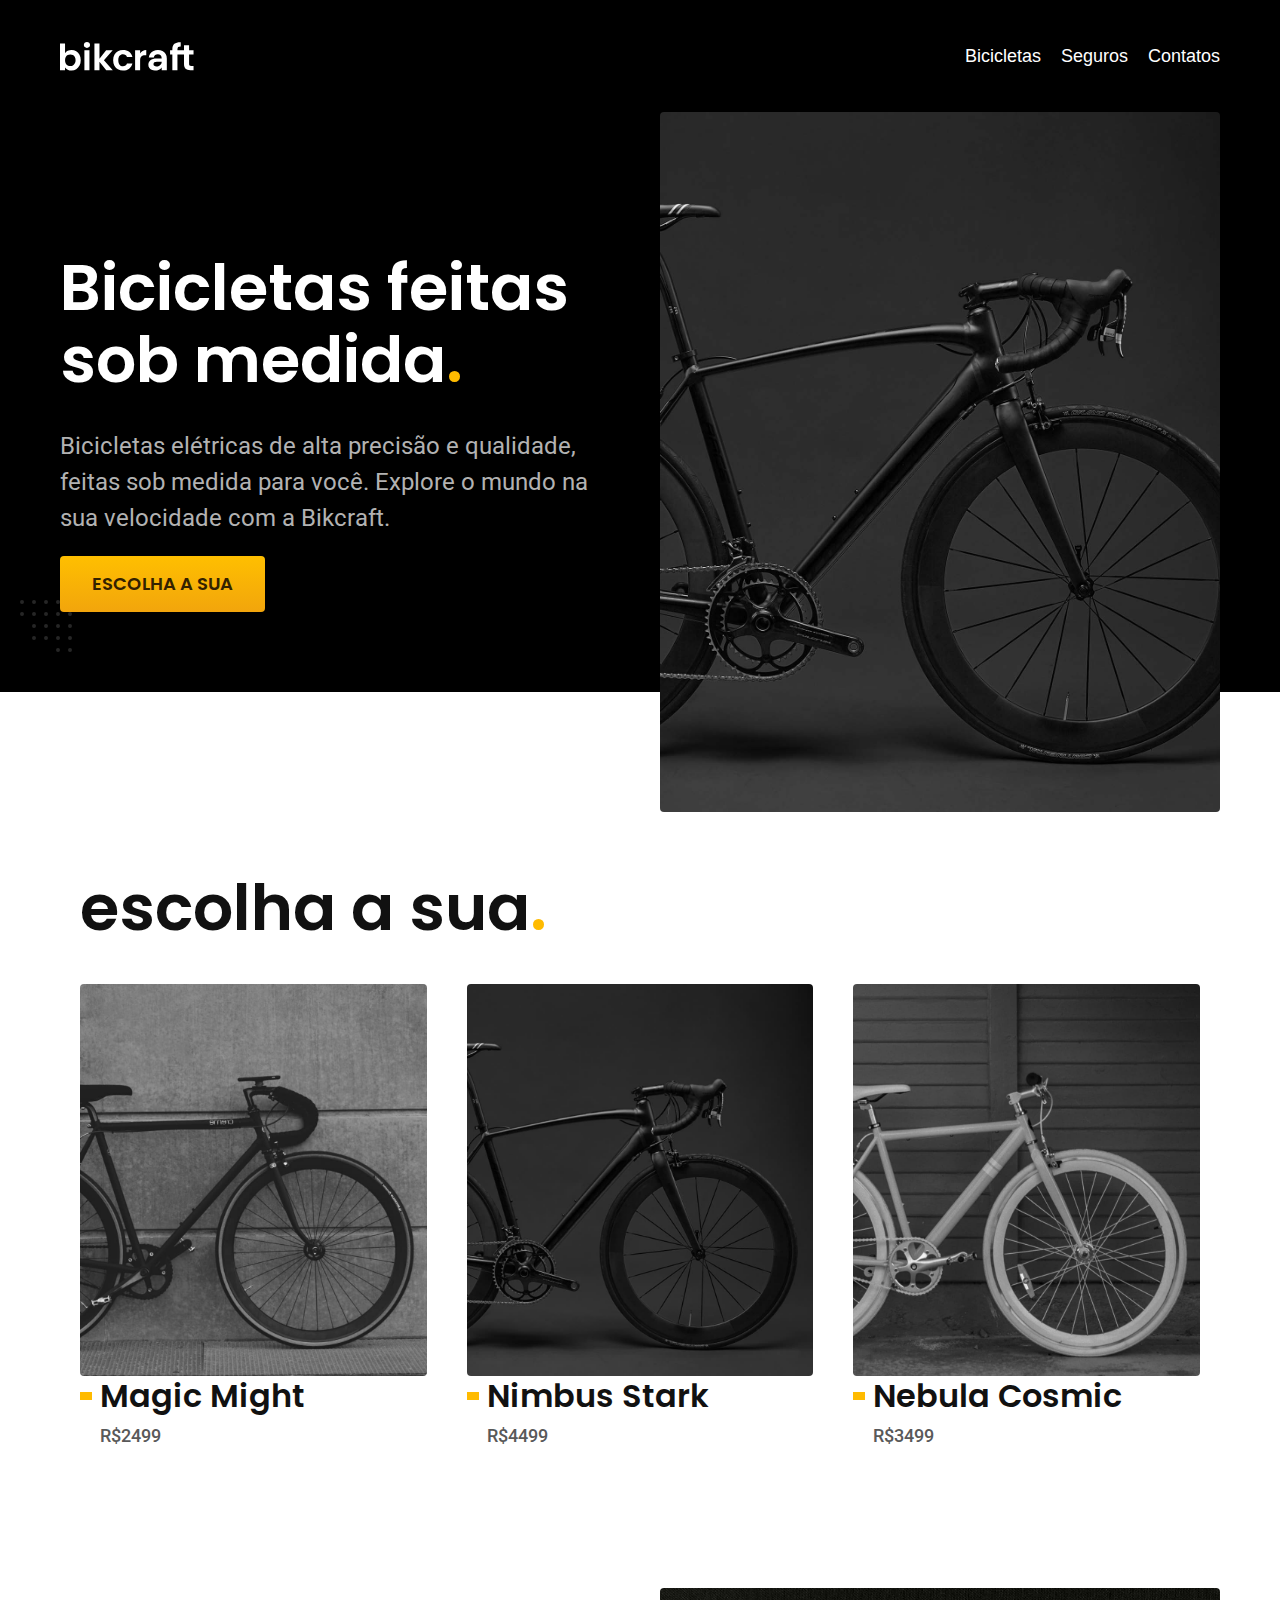
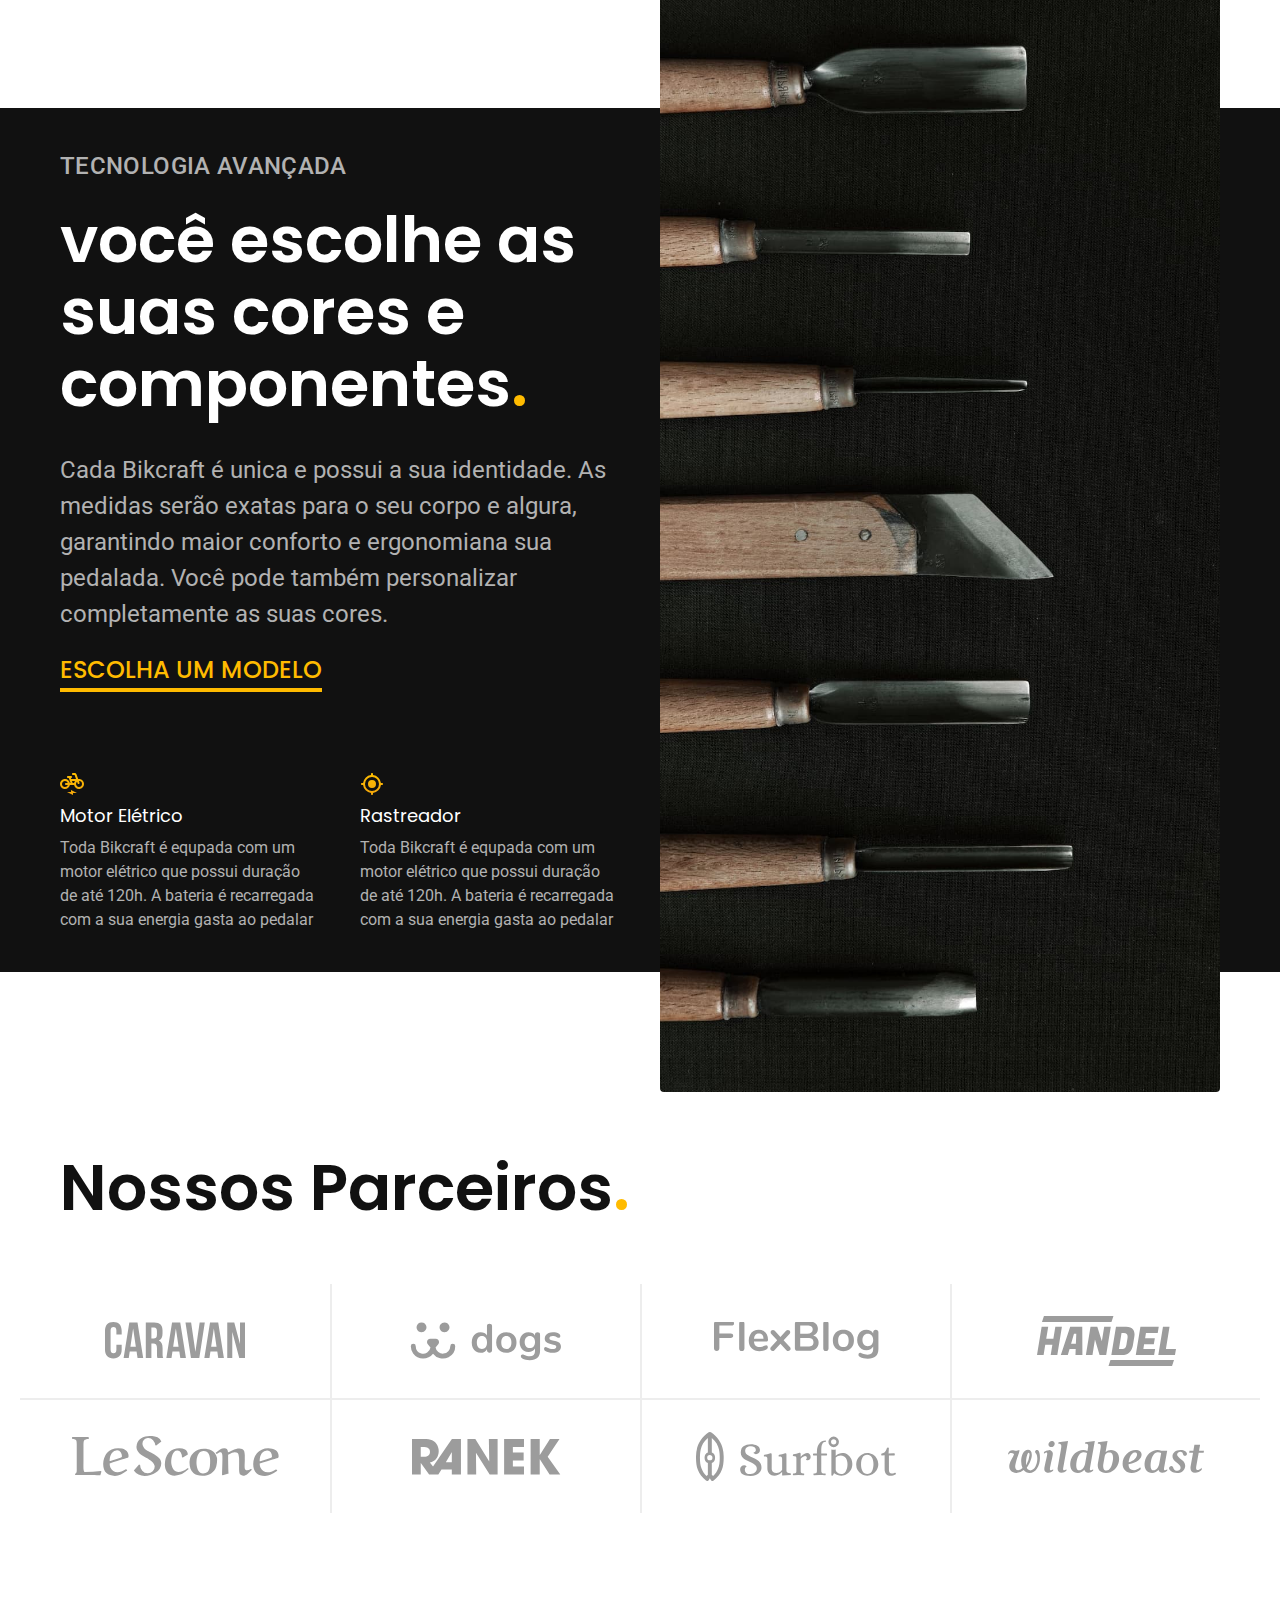
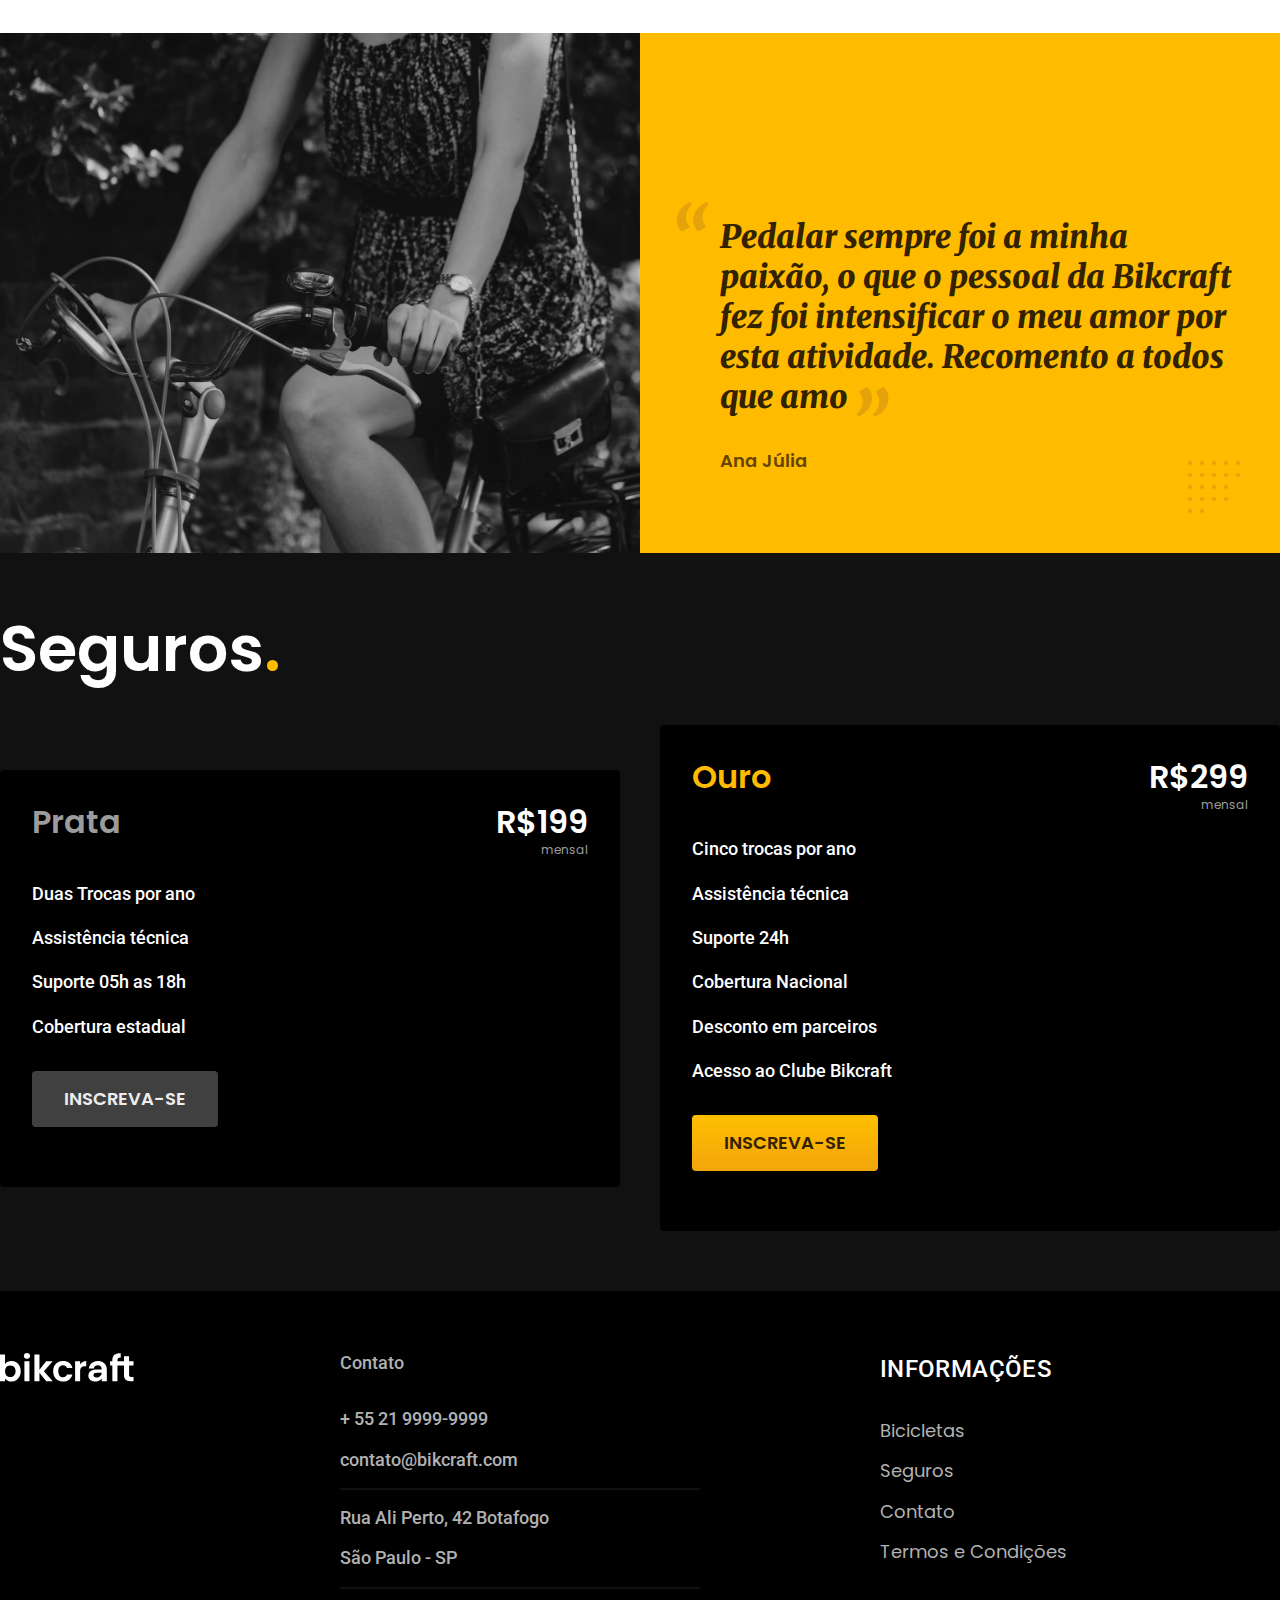
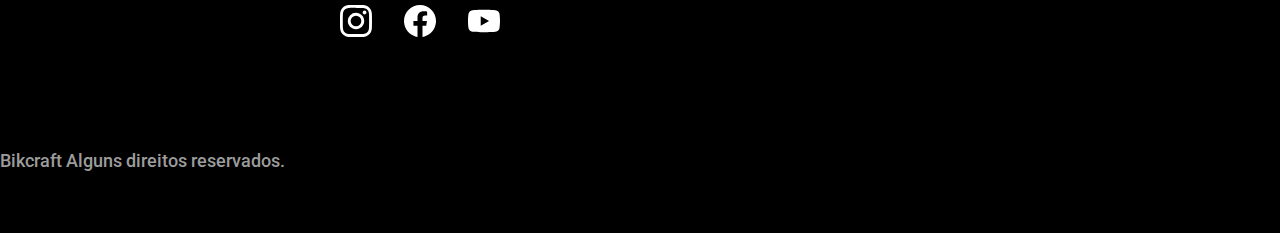
<file: index.html>
<!DOCTYPE html>
<!--Usado para definir que o site é HTML5-->
<html lang="pt-br">
  <!--usado para setar a lingua do site-->
  <head>
    <!--usado para ajudar com a densidade de pixels para mobile-->

    <meta name="viewport" content="width=device-width, initial-scale=1.0" />
    <meta charset="UTF-8" />
    <title>BikCraft - Bicicletas Eletricas</title>
    <!--usado para criar uma descrição do site com nome e descrição-->

    <meta
      name="description"
      content="Bicicletas elétricas de alta precisão e qualidade, feitas sob medida para você. Explore o mundo na sua velocidade com a Bikcraft."
    />
    <link rel="stylesheet" href="./css/style.css" />

    <!--Links de fontes instaladas pelo google fonts no site-->
    <link rel="preconnect" href="https://fonts.googleapis.com" />
    <link rel="preconnect" href="https://fonts.gstatic.com" crossorigin />
    <link
      href="https://fonts.googleapis.com/css2?family=Merriweather:ital,wght@1,900&family=Poppins:wght@400;600&family=Roboto:wght@400;500&display=swap"
      rel="stylesheet"
    />
  </head>
  <body>
    <!--header que segura de ponta a ponta o background-->
    <header class="header-bg">
      <!--div que vai segurar a grid do primeiro menu que não vai de ponta a ponta-->
      <div class="header container">
        <a href="./index.html"
          ><img src="./img/bikcraft.svg" alt="Bikcraft"
        /></a>
        <nav aria-label="primaria">
          <ul class="header-menu font-1m cor-0">
            <li><a href="./bicicletas.html">Bicicletas</a></li>
            <li><a href="./seguros.html">Seguros</a></li>
            <li><a href="./contato.html">Contatos</a></li>
          </ul>
        </nav>
      </div>
    </header>

    <main class="introducao-bg">
      <div class="introducao container">
        <div class="introducao-conteudo">
          <h1 class="font-1-xxl cor-0">
            Bicicletas feitas sob medida<span class="cor-p1">.</span>
          </h1>
          <p class="font-2-l cor-5">
            Bicicletas elétricas de alta precisão e qualidade, feitas sob medida
            para você. Explore o mundo na sua velocidade com a Bikcraft.
          </p>
          <a class="botao" href="./bicicletas.html">Escolha a sua</a>
        </div>

        <img src="./img/fotos/introducao.jpg" alt="Bicicleta Eletrica Preta" />
      </div>
    </main>

    <article class="bicicletas-lista">
      <h2 class="container font-1-xxl">
        escolha a sua<span class="cor-p1">.</span>
      </h2>
      <ul>
        <li>
          <a href="./bicicletas/magic.html">
            <img src="./img/bicicletas/magic-home.jpg" alt="Bicicleta Preta" />
            <h3 class="font-1-xl">Magic Might</h3>
            <span class="font-2-m cor-8">R$2499</span>
          </a>
        </li>
        <li>
          <a href="./bicicletas/nimbus.html">
            <img src="./img/bicicletas/nimbus-home.jpg" alt="Bicicleta Preta" />
            <h3 class="font-1-xl">Nimbus Stark</h3>
            <span class="font-2-m cor-8">R$4499</span>
          </a>
        </li>
        <li>
          <a href="./bicicletas/nebula.html">
            <img src="./img/bicicletas/nebula-home.jpg" alt="Bicicleta Preta" />
            <h3 class="font-1-xl">Nebula Cosmic</h3>
            <span class="font-2-m cor-8">R$3499</span>
          </a>
        </li>
      </ul>
    </article>

    <article class="tecnologia-bg">
      <div class="tecnologia container">
        <div class="tecnologia-conteudo">
          <span class="font-2-l-b cor-5">Tecnologia Avançada</span>
          <h2 class="font-1-xxl cor-0">
            você escolhe as suas cores e componentes<span class="cor-p1"
              >.</span
            >
          </h2>
          <p class="font-2-l cor-5">
            Cada Bikcraft é unica e possui a sua identidade. As medidas serão
            exatas para o seu corpo e algura, garantindo maior conforto e
            ergonomiana sua pedalada. Você pode também personalizar
            completamente as suas cores.
          </p>
          <a class="link" href="./bicicletas.html">Escolha um modelo</a>
          <div class="tecnologia-vantagens">
            <div>
              <img src="./img/icones/eletrica.svg" alt="" />
              <h3 class="font-1-m cor-0">Motor Elétrico</h3>
              <p class="font-2-s cor-5">
                Toda Bikcraft é equpada com um motor elétrico que possui duração
                de até 120h. A bateria é recarregada com a sua energia gasta ao
                pedalar
              </p>
            </div>
            <div>
              <img src="./img/icones/rastreador.svg" alt="" />
              <h3 class="font-1-m cor-0">Rastreador</h3>
              <p class="font-2-s cor-5">
                Toda Bikcraft é equpada com um motor elétrico que possui duração
                de até 120h. A bateria é recarregada com a sua energia gasta ao
                pedalar
              </p>
            </div>
          </div>
        </div>
        <div class="tecnologia-imagem">
          <img src="./img/fotos/tecnologia.jpg" alt="" />
        </div>
      </div>
    </article>

    <section class="parceiros" aria-label="Nossos Parceiros">
      <h2 class="container font-1-xxl">
        Nossos Parceiros<span class="cor-p1">.</span>
      </h2>
      <ul>
        <li><img src="./img/parceiros/caravan.svg" alt="Caravan" /></li>
        <li><img src="./img/parceiros/dogs.svg" alt="dogs" /></li>
        <li><img src="./img/parceiros/flexblog.svg" alt="flexblog" /></li>
        <li><img src="./img/parceiros/handel.svg" alt="handel" /></li>
        <li><img src="./img/parceiros/lescone.svg" alt="lescone" /></li>
        <li><img src="./img/parceiros/ranek.svg" alt="ranek" /></li>
        <li><img src="./img/parceiros/surfbot.svg" alt="surfbot" /></li>
        <li><img src="./img/parceiros/wildbeast.svg" alt="wildbeast" /></li>
      </ul>
    </section>

    <section class="depoimento" aria-label="depoimento">
      <div>
        <img
          src="./img/fotos/depoimento.jpg"
          alt="Pessia oedakabdi yna bucucketa Bujcraft"
        />
      </div>
      <div class="depoimento-conteudo">
        <blockquote class="font-1-xl cor-p5">
          <!--Usado para depoimentos e citações-->
          <p>
            Pedalar sempre foi a minha paixão, o que o pessoal da Bikcraft fez
            foi intensificar o meu amor por esta atividade. Recomento a todos
            que amo
          </p>
        </blockquote>
        <span class="font-1-m-b cor-p4">Ana Júlia</span>
      </div>
    </section>

    <article class="seguros-bg">
      <div class="seguros">
        <h2 class="font-1-xxl cor-0">Seguros<span class="cor-p1">.</span></h2>
        <div class="seguros-itens">
          <h3 class="font-1-xl cor-6">Prata</h3>
          <span class="font-1-xl cor-0"
            >R$199 <span class="font-1-xs cor-6">mensal</span></span
          >
          <ul class="font-2-m cor-0">
            <li>Duas Trocas por ano</li>
            <li>Assistência técnica</li>
            <li>Suporte 05h as 18h</li>
            <li>Cobertura estadual</li>
          </ul>
          <a href="./orcamento.html" class="botao secundario">Inscreva-se</a>
        </div>
        <div class="seguros-itens">
          <h3 class="font-1-xl cor-p1">Ouro</h3>
          <span class="font-1-xl cor-0"
            >R$299 <span class="font-1-xs cor-6">mensal</span></span
          >
          <ul class="font-2-m cor-0">
            <li>Cinco trocas por ano</li>
            <li>Assistência técnica</li>
            <li>Suporte 24h</li>
            <li>Cobertura Nacional</li>
            <li>Desconto em parceiros</li>
            <li>Acesso ao Clube Bikcraft</li>
          </ul>
          <a href="./orcamento.html" class="botao">Inscreva-se</a>
        </div>
      </div>
    </article>

    <footer class="footer-bg">
      <div class="footer conainer">
        <img src="./img/bikcraft.svg" alt="bikcraft" />
        <div class="footer-contato">
          <h3 class="cor-5 font-2-m">Contato</h3>
          <ul class="font-2-m cor-5">
            <!--São links que direcionam para ligação ou envio de e-mail-->
            <li><a href="tel:++551199999999">+ 55 21 9999-9999</a></li>
            <li><a href="mailto">contato@bikcraft.com</a></li>
            <li>Rua Ali Perto, 42 Botafogo</li>
            <li>São Paulo - SP</li>
          </ul>
          <div class="footer-redes">
            <a href="./">
              <img src="./img/redes/instagram.svg" alt="" />
            </a>
            <a href="./">
              <img src="./img/redes/facebook.svg" alt="" />
            </a>
            <a href="./">
              <img src="./img/redes/youtube.svg" alt="" />
            </a>
          </div>
        </div>
        <div class="footer-informacoes">
          <h3 class="font-2-l-b cor-0">Informações</h3>
          <nav>
            <ul class="font-1-m cor-5">
              <li><a href="./bicicletas.html">Bicicletas</a></li>
              <li><a href="./seguros.html">Seguros</a></li>
              <li><a href="./contato.html">Contato</a></li>
              <li><a href="./termos.html">Termos e Condições</a></li>
            </ul>
          </nav>
        </div>
        <p class="footer-copy font-2-m cor-6">
          Bikcraft Alguns direitos reservados.
        </p>
      </div>
    </footer>
  </body>
</html>
</file>
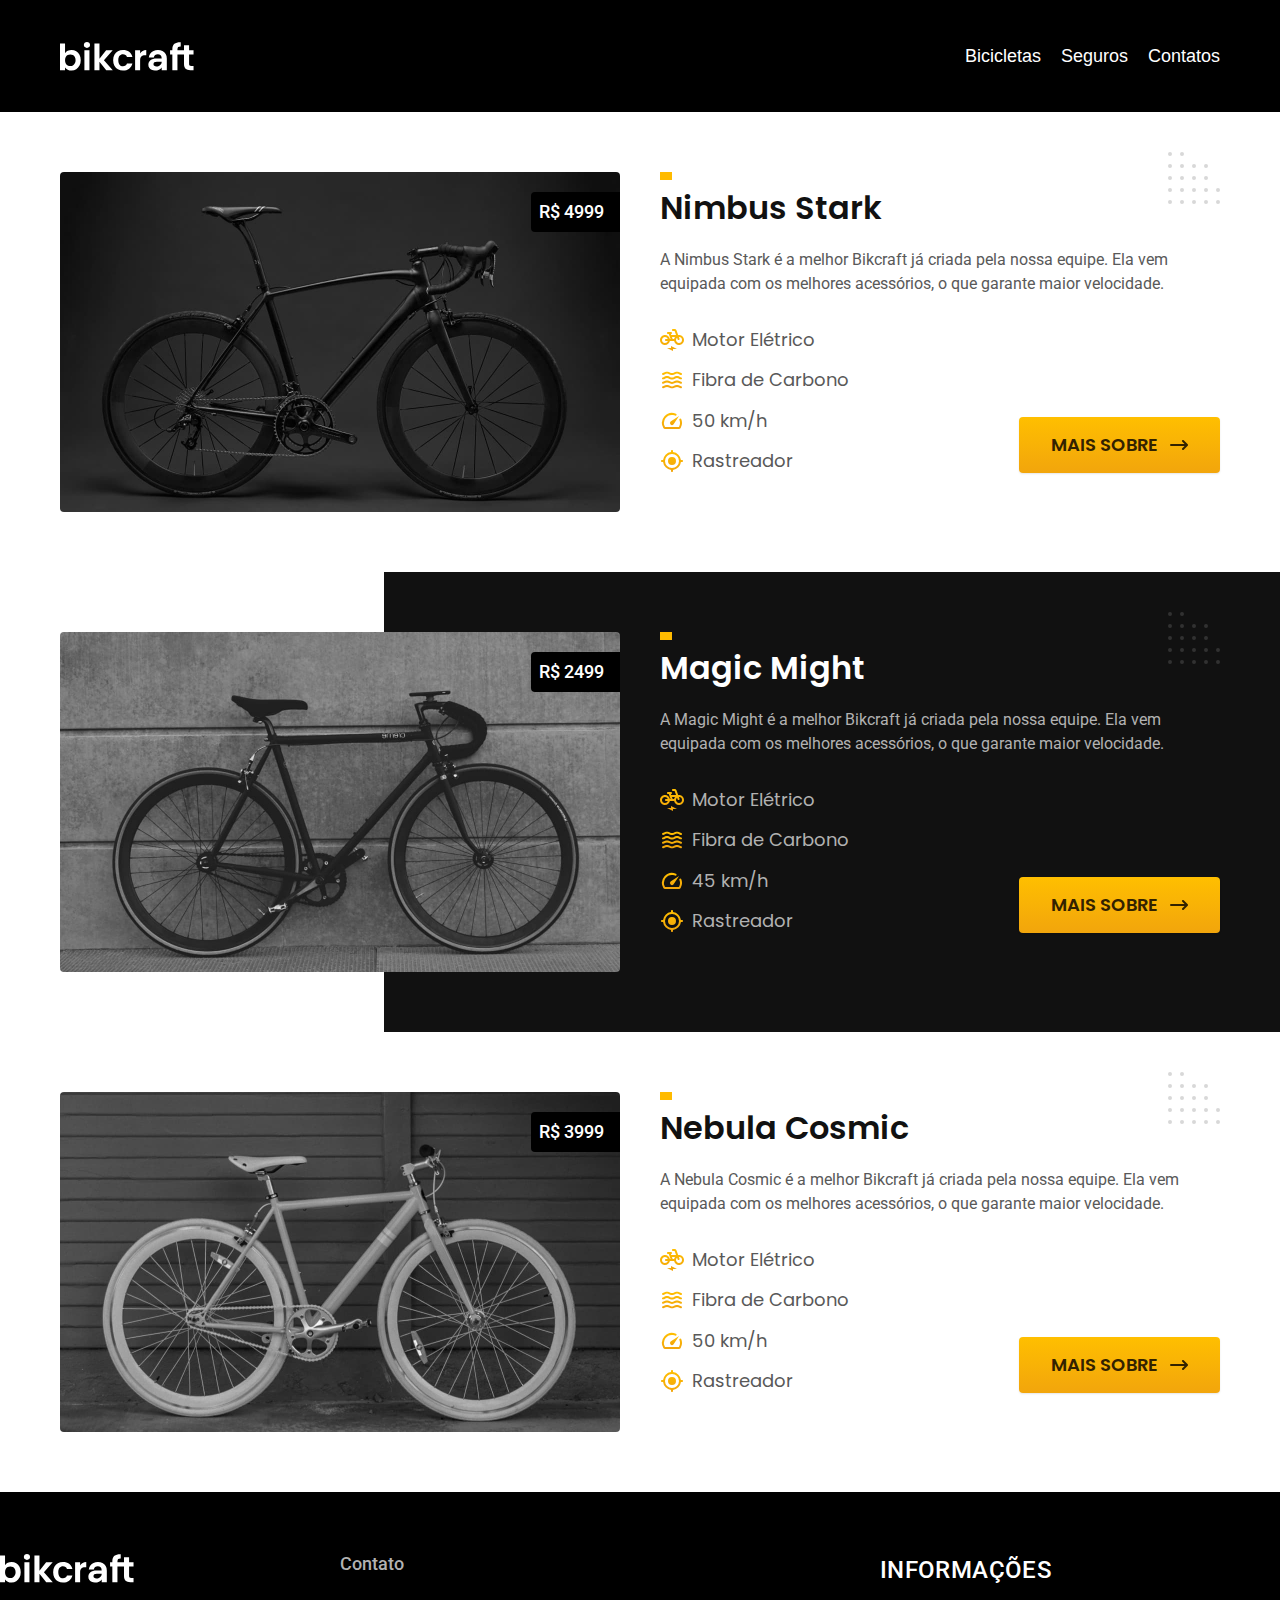
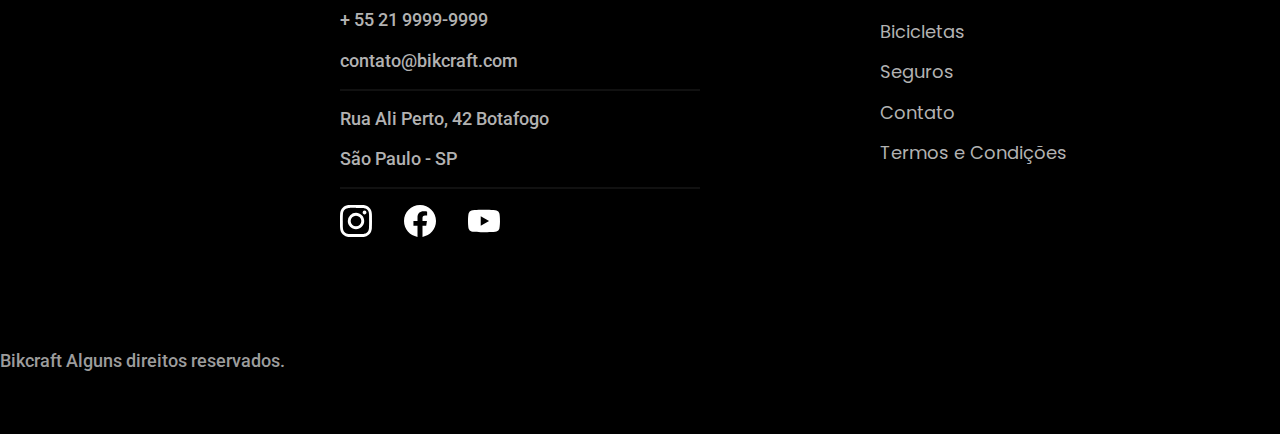
<file: bicicletas.html>
<!DOCTYPE html>
<!--Usado para definir que o site é HTML5-->
<html lang="pt-br">
  <!--usado para setar a lingua do site-->
  <head>
    <!--usado para ajudar com a densidade de pixels para mobile-->

    <meta name="viewport" content="width=device-width, initial-scale=1.0" />
    <meta charset="UTF-8" />
    <title>Bicicletas | Bikcraft</title>
    <!--usado para criar uma descrição do site com nome e descrição-->

    <meta name="description" content="Bicicletas" />
    <link rel="stylesheet" href="./css/style.css" />

    <!--Links de fontes instaladas pelo google fonts no site-->
    <link rel="preconnect" href="https://fonts.googleapis.com" />
    <link rel="preconnect" href="https://fonts.gstatic.com" crossorigin />
    <link
      href="https://fonts.googleapis.com/css2?family=Merriweather:ital,wght@1,900&family=Poppins:wght@400;600&family=Roboto:wght@400;500&display=swap"
      rel="stylesheet"
    />
  </head>
  <body i="bicicletas">
    <!--header que segura de ponta a ponta o background-->
    <header class="header-bg">
      <!--div que vai segurar a grid do primeiro menu que não vai de ponta a ponta-->
      <div class="header container">
        <a href="./index.html"><img src="./img/bikcraft.svg" alt="Bikcraft" /></a>
        <nav aria-label="primaria">
          <ul class="header-menu font-1m cor-0">
            <li><a href="./bicicletas.html">Bicicletas</a></li>
            <li><a href="./seguros.html">Seguros</a></li>
            <li><a href="./contato.html">Contatos</a></li>
          </ul>
        </nav>
      </div>
    </header>

    
    <div class="bicicletas container">
      <div class="bicicletas-imagem">
        <img src="./img/bicicletas/nimbus.jpg" alt="Bicicleta preta">
        <span class="font-2-m cor-0">R$ 4999</span>
      </div>
      <div class="bicicletas-conteudo">
        <h2 class="font-1-xl">Nimbus Stark</h2>
        <p class="font-2-s cor-8">A Nimbus Stark é a melhor Bikcraft já criada pela nossa equipe. Ela vem equipada com os melhores acessórios, o que garante maior velocidade.</p>
        <ul class="font-1-m cor-8">
          <li>
            <img src="./img/icones/eletrica.svg" alt="">
            Motor Elétrico
          </li>
          <li>
            <img src="./img/icones/carbono.svg" alt="">
            Fibra de Carbono
          </li>
          <li>
            <img src="./img/icones/velocidade.svg" alt="">
            50 km/h
          </li>
          <li>
            <img src="./img/icones/rastreador.svg" alt="">
            Rastreador
          </li>
        </ul>
        <a class="botao seta" href="./bicicletas/nimbus.html">Mais Sobre</a>
      </div>
    </div>

    <div class="bicicletas-bg">
      <div class="bicicletas container">
        <div class="bicicletas-imagem">
          <img src="./img/bicicletas/magic.jpg" alt="Bicicleta preta">
          <span class="font-2-m cor-0">R$ 2499</span>
        </div>
        <div class="bicicletas-conteudo">
          <h2 class="font-1-xl cor-0">Magic Might</h2>
          <p class="font-2-s cor-5">A Magic Might é a melhor Bikcraft já criada pela nossa equipe. Ela vem equipada com os melhores acessórios, o que garante maior velocidade.</p>
          <ul class="font-1-m cor-5">
            <li>
              <img src="./img/icones/eletrica.svg" alt="">
              Motor Elétrico
            </li>
            <li>
              <img src="./img/icones/carbono.svg" alt="">
              Fibra de Carbono
            </li>
            <li>
              <img src="./img/icones/velocidade.svg" alt="">
              45 km/h
            </li>
            <li>
              <img src="./img/icones/rastreador.svg" alt="">
              Rastreador
            </li>
          </ul>
          <a class="botao seta" href="./bicicletas/magic.html">Mais Sobre</a>
        </div>
      </div>
    </div>

    <div class="bicicletas container">
      <div class="bicicletas-imagem">
        <img src="./img/bicicletas/nebula.jpg" alt="Bicicleta preta">
        <span class="font-2-m cor-0">R$ 3999</span>
      </div>
      <div class="bicicletas-conteudo">
        <h2 class="font-1-xl">Nebula Cosmic</h2>
        <p class="font-2-s cor-8">A Nebula Cosmic é a melhor Bikcraft já criada pela nossa equipe. Ela vem equipada com os melhores acessórios, o que garante maior velocidade.</p>
        <ul class="font-1-m cor-8">
          <li>
            <img src="./img/icones/eletrica.svg" alt="">
            Motor Elétrico
          </li>
          <li>
            <img src="./img/icones/carbono.svg" alt="">
            Fibra de Carbono
          </li>
          <li>
            <img src="./img/icones/velocidade.svg" alt="">
            50 km/h
          </li>
          <li>
            <img src="./img/icones/rastreador.svg" alt="">
            Rastreador
          </li>
        </ul>
        <a class="botao seta" href="./bicicletas/nebula.html">Mais Sobre</a>
      </div>
    </div>

  </main>

    <footer class="footer-bg">
      <div class="footer conainer">
        <img src="./img/bikcraft.svg" alt="bikcraft" />
        <div class="footer-contato">
          <h3 class="cor-5 font-2-m">Contato</h3>
          <ul class="font-2-m cor-5">
            <!--São links que direcionam para ligação ou envio de e-mail-->
            <li><a href="tel:++551199999999">+ 55 21 9999-9999</a></li>
            <li><a href="mailto">contato@bikcraft.com</a></li>
            <li>Rua Ali Perto, 42 Botafogo</li>
            <li>São Paulo - SP</li>
          </ul>
          <div class="footer-redes">
            <a href="./">
              <img src="./img/redes/instagram.svg" alt="" />
            </a>
            <a href="./">
              <img src="./img/redes/facebook.svg" alt="" />
            </a>
            <a href="./">
              <img src="./img/redes/youtube.svg" alt="" />
            </a>
          </div>
        </div>
        <div class="footer-informacoes">
          <h3 class="font-2-l-b cor-0">Informações</h3>
          <nav>
            <ul class="font-1-m cor-5">
              <li><a href="./bicicletas.html">Bicicletas</a></li>
              <li><a href="./seguros.html">Seguros</a></li>
              <li><a href="./contato.html">Contato</a></li>
              <li><a href="./termos.html">Termos e Condições</a></li>
            </ul>
          </nav>
        </div>
        <p class="footer-copy font-2-m cor-6">
          Bikcraft Alguns direitos reservados.
        </p>
      </div>
    </footer>
  </body>
</html>
</file>
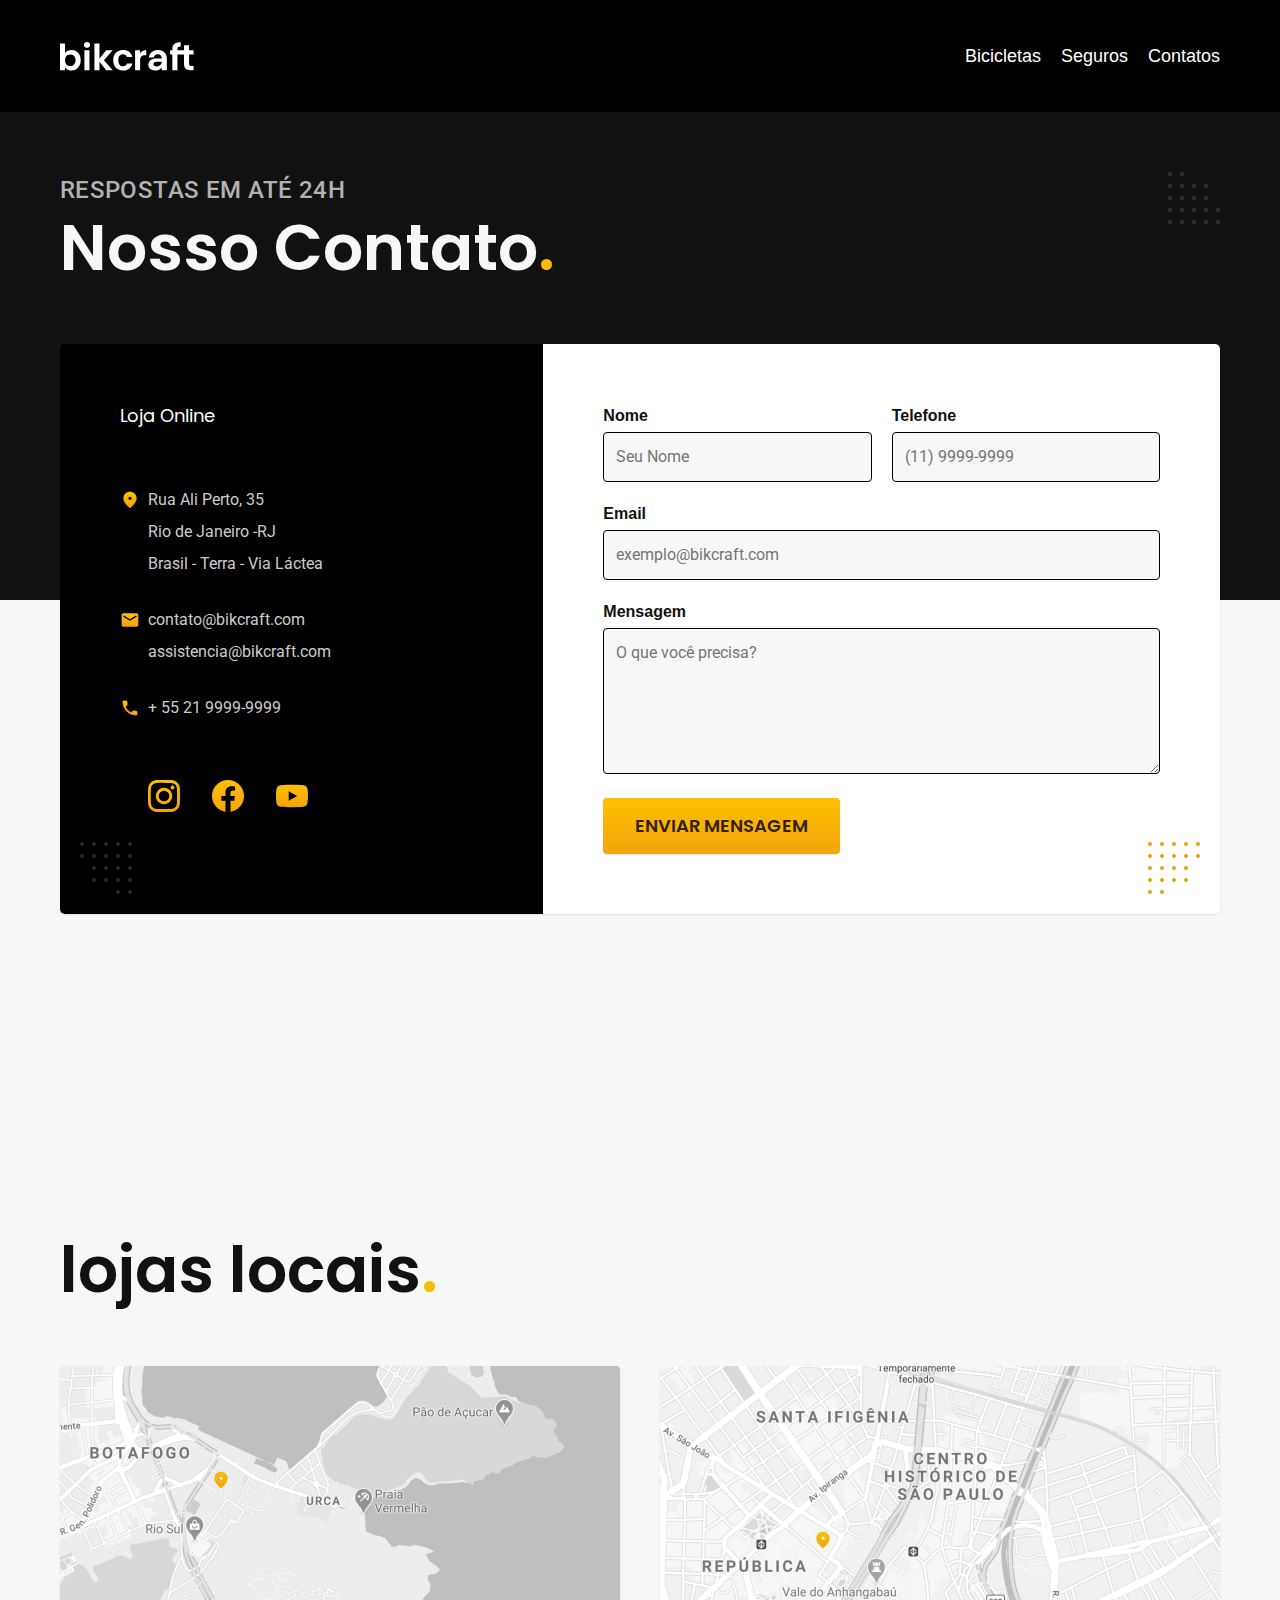
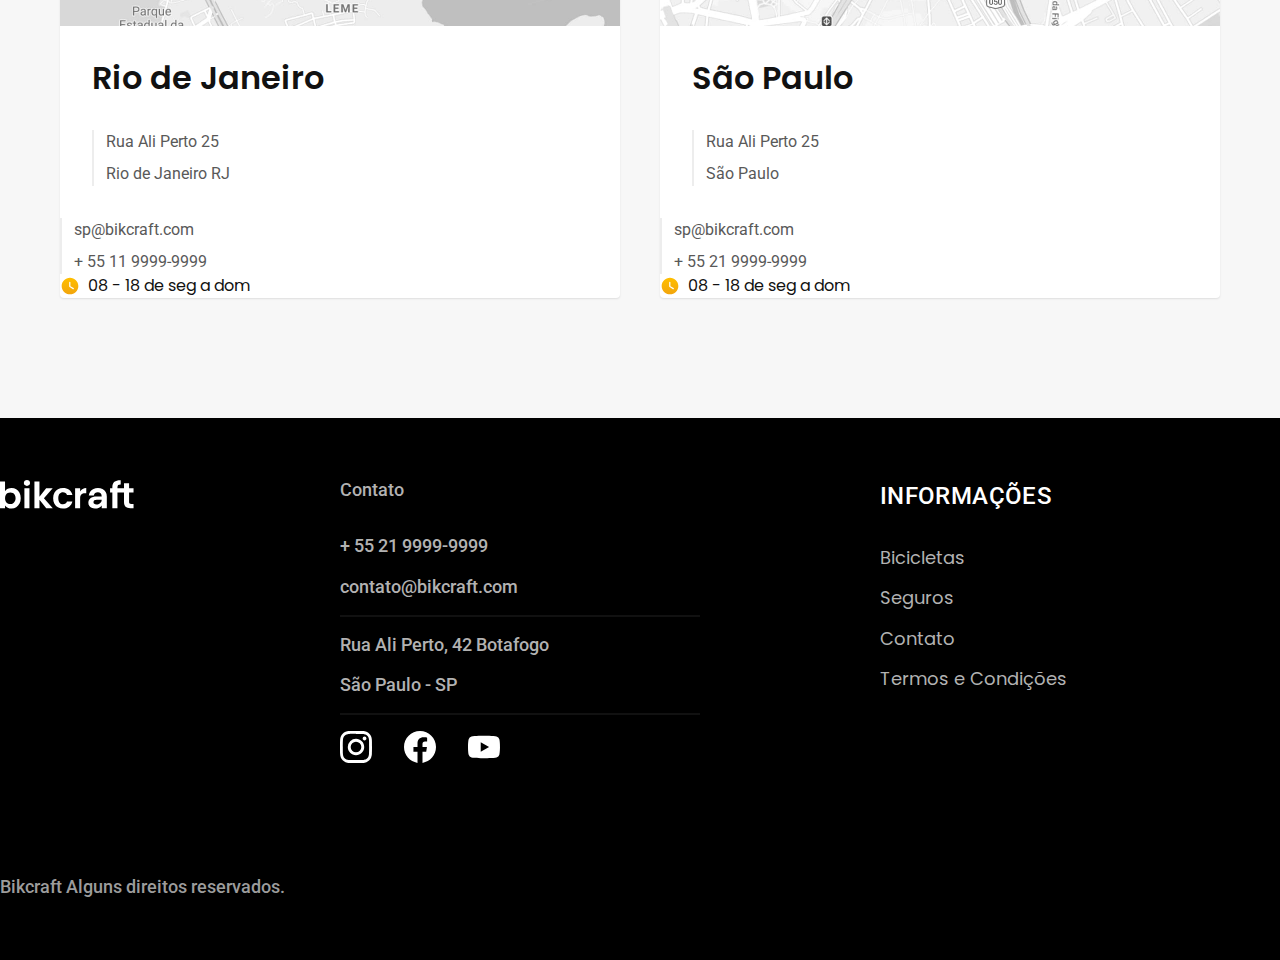
<file: contato.html>
<!DOCTYPE html>
<!--Usado para definir que o site é HTML5-->
<html lang="pt-br">
  <!--usado para setar a lingua do site-->
  <head>
    <!--usado para ajudar com a densidade de pixels para mobile-->

    <meta name="viewport" content="width=device-width, initial-scale=1.0" />
    <meta charset="UTF-8" />
    <title>Contato| Bikcraft</title>
    <!--usado para criar uma descrição do site com nome e descrição-->

    <meta name="description" content="Termos e Condições" />
    <link rel="stylesheet" href="./css/style.css" />

    <!--Links de fontes instaladas pelo google fonts no site-->
    <link rel="preconnect" href="https://fonts.googleapis.com" />
    <link rel="preconnect" href="https://fonts.gstatic.com" crossorigin />
    <link
      href="https://fonts.googleapis.com/css2?family=Merriweather:ital,wght@1,900&family=Poppins:wght@400;600&family=Roboto:wght@400;500&display=swap"
      rel="stylesheet"
    />
  </head>
  <body id="contato">
    <!--header que segura de ponta a ponta o background-->
    <header class="header-bg">
      <!--div que vai segurar a grid do primeiro menu que não vai de ponta a ponta-->
      <div class="header container">
        <a href="./index.html"
          ><img src="./img/bikcraft.svg" alt="Bikcraft"
        /></a>
        <nav aria-label="primaria">
          <ul class="header-menu font-1m cor-0">
            <li><a href="./bicicletas.html">Bicicletas</a></li>
            <li><a href="./seguros.html">Seguros</a></li>
            <li><a href="./contatos.html">Contatos</a></li>
          </ul>
        </nav>
      </div>
    </header>

    <main>
      <div class="titulo-bg">
        <div class="titulo container">
          <p class="font-2-l-b cor-5">Respostas em até 24h</p>
          <h1 class="font-1-xxl cor-11">
            Nosso Contato<span class="cor-p1">.</span>
          </h1>
        </div>
      </div>

      <div class="contato container">
        <section class="contato-dados" aria-label="endereco">
          <h2 class="font-1-m cor-0">Loja Online</h2>
          <div class="contato-endereco font-2-s cor-4">
            <p>Rua Ali Perto, 35</p>
            <p>Rio de Janeiro -RJ</p>
            <p>Brasil - Terra - Via Láctea</p>
          </div>
          <address class="contato-meios font-2-s cor-4">
            <a href="mailto:contato@bikcraft.com">contato@bikcraft.com</a>
            <a href="mailto:assistencia@bikcraft.com"
              >assistencia@bikcraft.com</a
            >
            <a href="tel:++551199999999">+ 55 21 9999-9999</a>
          </address>
          <div class="contato-redes">
            <a href="./">
              <img src="./img/redes/instagram-p.svg" alt="" />
            </a>
            <a href="./">
              <img src="./img/redes/facebook-p.svg" alt="" />
            </a>
            <a href="./">
              <img src="./img/redes/youtube-p.svg" alt="" />
            </a>
          </div>
        </section>

        <section aria-label="formulario" class="contato-formulario">
          <form class="form" action=".conatto.html">
            <div>
              <label for="nome">Nome</label>
              <input type="text" id="nome" name="nome" placeholder="Seu Nome" />
            </div>
            <div>
              <label for="telefone">Telefone</label>
              <input
                type="text"
                id="telefone"
                name="telefone"
                placeholder="(11) 9999-9999"
              />
            </div>
            <div class="col-2">
              <label for="email">Email</label>
              <input
                type="email"
                id="email"
                name="email"
                placeholder="exemplo@bikcraft.com"
              />
            </div>
            <div class="col-2">
              <label for="mensagem">Mensagem</label>
              <textarea
                rows="5"
                id="mensagem"
                name="mensagem"
                placeholder="O que você precisa?"
              ></textarea>
            </div>
            <button class="botao col-2">Enviar Mensagem</button>
          </form>
        </section>
      </div>
    </main>

    <article class="lojas container">
      <h2 class="font-1-xxl">lojas locais<span class="cor-p1">.</span></h2>
      <div class="lojas-item">
        <img
          src="./img/lojas/rj.jpg"
          alt="Mapa marcando o endereço em rua ali perto, 25 rio de janeiro"
        />
        <div class="lojas-conteudo">
          <h3 class="font-1-xl">Rio de Janeiro</h3>
          <div class="lojas-dados font-2-s cor-8">
            <p>Rua Ali Perto 25</p>
            <p>Rio de Janeiro RJ</p>
          </div>
        </div>
        <div class="lojas-dados font-2-s cor-8">
          <a href="mailto:sp@bikcraft.com">sp@bikcraft.com</a>
          <a href="tel:++551199999999">+ 55 11 9999-9999</a>
        </div>
        <p class="lojas-tempo font-1-s">
          <img src="./img/icones/horario.svg" alt="" />08 - 18 de seg a dom
        </p>
      </div>

      <div class="lojas-item">
        <img
          src="./img/lojas/sp.jpg"
          alt="Mapa marcando o endereço em rua ali perto, 25 rio de janeiro"
        />
        <div class="lojas-conteudo">
          <h3 class="font-1-xl">São Paulo</h3>
          <div class="lojas-dados font-2-s cor-8">
            <p>Rua Ali Perto 25</p>
            <p>São Paulo</p>
          </div>
        </div>
        <div class="lojas-dados font-2-s cor-8">
          <a href="mailto:rj@bikcraft.com">sp@bikcraft.com</a>
          <a href="tel:++551199999999">+ 55 21 9999-9999</a>
        </div>
        <p class="lojas-tempo font-1-s">
          <img src="./img/icones/horario.svg" alt="" />08 - 18 de seg a dom
        </p>
      </div>
    </article>

    <footer class="footer-bg">
      <div class="footer conainer">
        <img src="./img/bikcraft.svg" alt="bikcraft" />
        <div class="footer-contato">
          <h3 class="cor-5 font-2-m">Contato</h3>
          <ul class="font-2-m cor-5">
            <!--São links que direcionam para ligação ou envio de e-mail-->
            <li><a href="tel:++551199999999">+ 55 21 9999-9999</a></li>
            <li><a href="mailto">contato@bikcraft.com</a></li>
            <li>Rua Ali Perto, 42 Botafogo</li>
            <li>São Paulo - SP</li>
          </ul>
          <div class="footer-redes">
            <a href="./">
              <img src="./img/redes/instagram.svg" alt="" />
            </a>
            <a href="./">
              <img src="./img/redes/facebook.svg" alt="" />
            </a>
            <a href="./">
              <img src="./img/redes/youtube.svg" alt="" />
            </a>
          </div>
        </div>
        <div class="footer-informacoes">
          <h3 class="font-2-l-b cor-0">Informações</h3>
          <nav>
            <ul class="font-1-m cor-5">
              <li><a href="./bicicletas.html">Bicicletas</a></li>
              <li><a href="./seguros.html">Seguros</a></li>
              <li><a href="./contato.html">Contato</a></li>
              <li><a href="./termos.html">Termos e Condições</a></li>
            </ul>
          </nav>
        </div>
        <p class="footer-copy font-2-m cor-6">
          Bikcraft Alguns direitos reservados.
        </p>
      </div>
    </footer>
  </body>
</html>
</file>
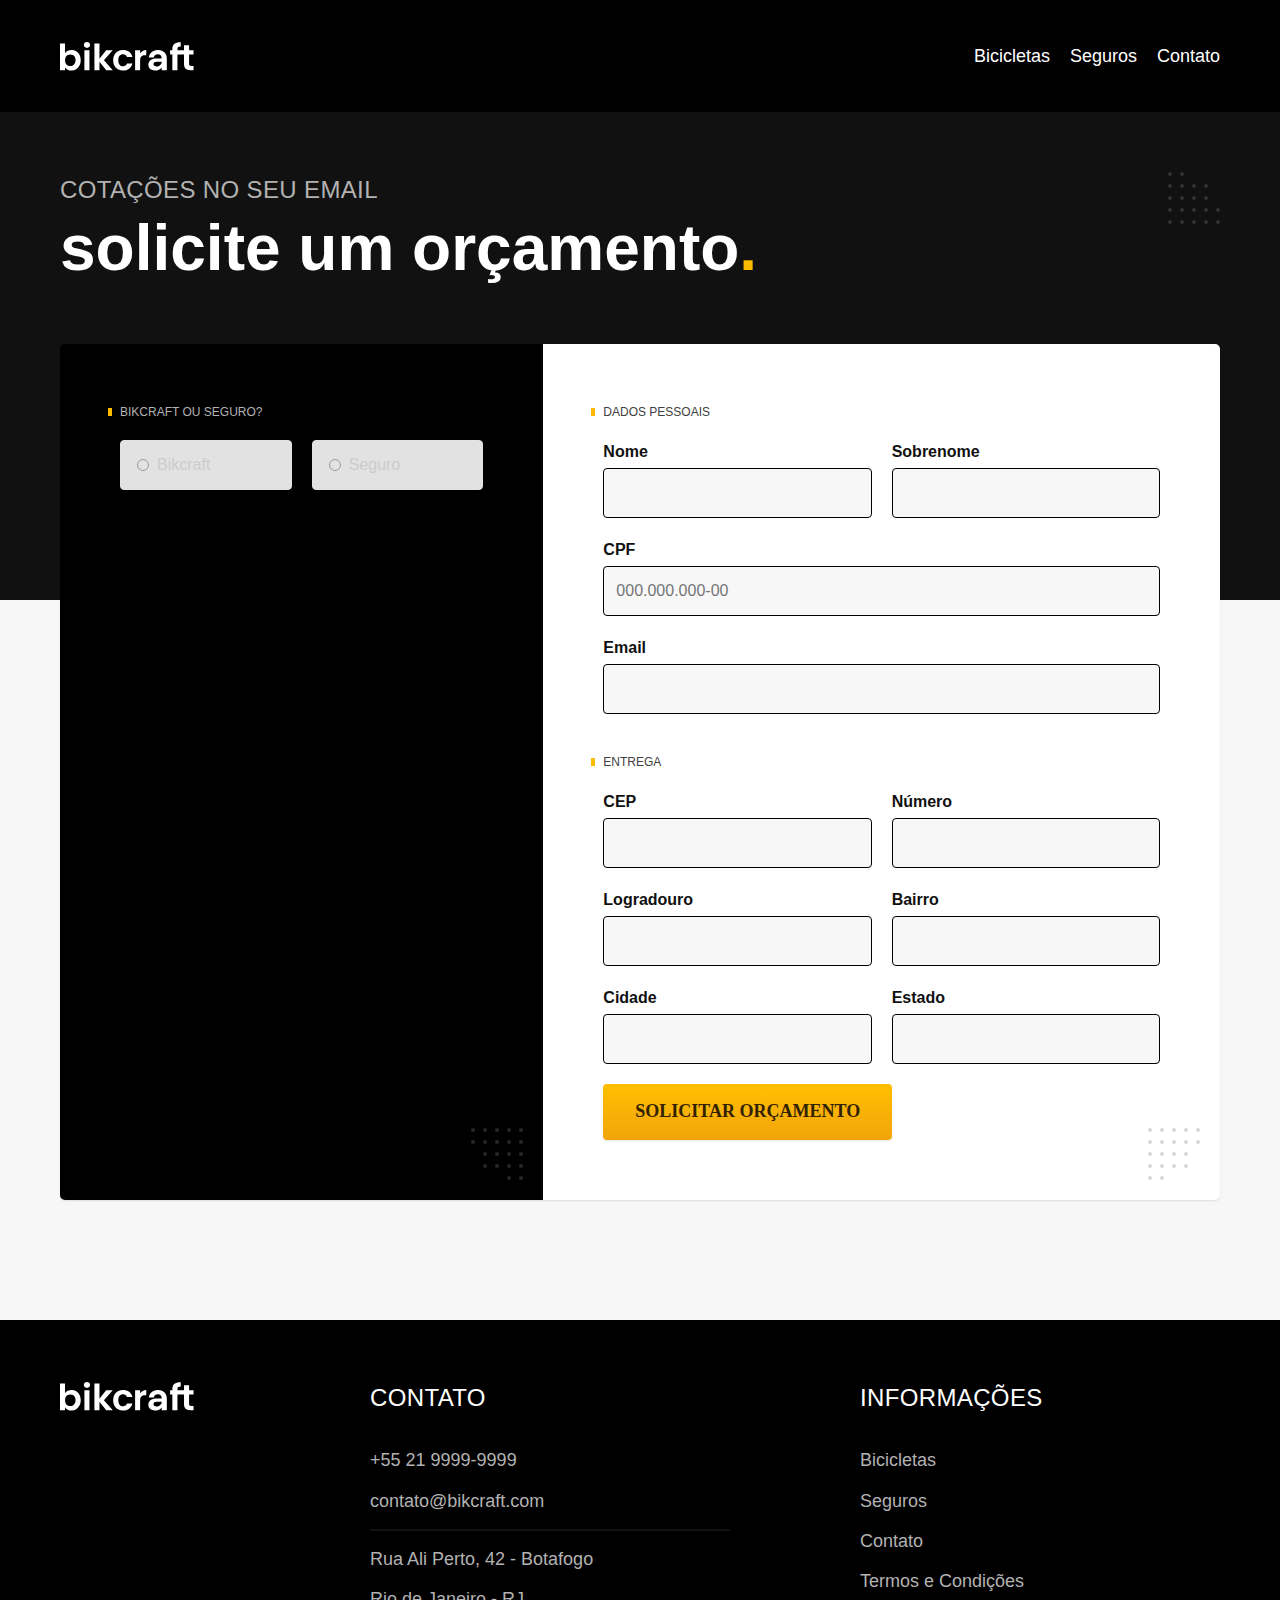
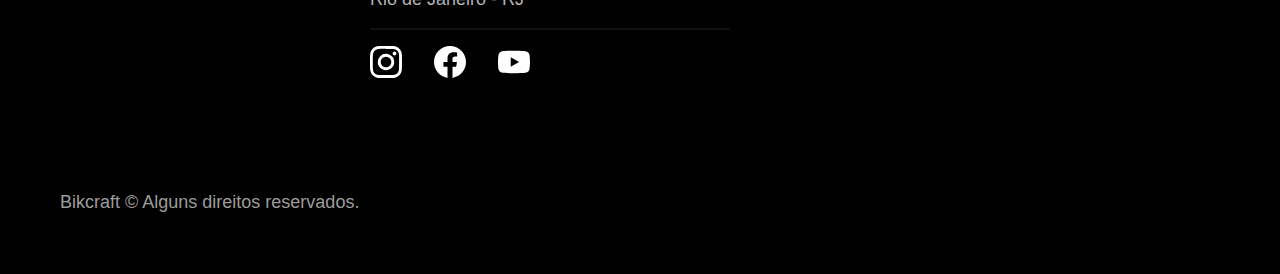
<file: orcamento.html>
<!DOCTYPE html>
<html lang="pt-br">
  <head>
    <meta charset="UTF-8" />
    <meta name="viewport" content="width=device-width, initial-scale=1.0" />

    <title>Orçamento | Bikcraft</title>
    <meta name="description" content="Orçamento." />

    <link rel="stylesheet" href="./css/style.css" />
  </head>

  <body id="orcamento">
    <header class="header-bg">
      <div class="header container">
        <a href="./index.html">
          <img src="./img/bikcraft.svg" alt="Bikcraft" />
        </a>

        <nav aria-label="primaria">
          <ul class="header-menu font-1-m cor-0">
            <li><a href="./bicicletas.html">Bicicletas</a></li>
            <li><a href="./seguros.html">Seguros</a></li>
            <li><a href="./contato.html">Contato</a></li>
          </ul>
        </nav>
      </div>
    </header>

    <main>
      <div class="titulo-bg">
        <div class="titulo container">
          <p class="font-2-l-b cor-5">Cotações no seu email</p>
          <h1 class="font-1-xxl cor-0">
            solicite um orçamento<span class="cor-p1">.</span>
          </h1>
        </div>
      </div>

      <form class="orcamento container" action="./orcamento.html">
        <div class="orcamento-produto">
          <h2 class="font-1-xs cor-5">Bikcraft ou Seguro?</h2>

          <input type="radio" name="tipo" value="bikcraft" id="bikcraft" />
          <label for="bikcraft">Bikcraft</label>

          <input type="radio" name="tipo" value="seguro" id="seguro" />
          <label for="seguro">Seguro</label>

          <div class="orcamento-conteudo" id="orcamento-bikcraft">
            <h2 class="font-1-xs cor-5">Escolha a sua</h2>

            <input type="radio" name="produto" value="nimbus" id="nimbus" />
            <label for="nimbus">Nimbus Stark <span>R$ 4999</span></label>
            <div class="orcamento-detalhes">
              <ul class="font-1-xs cor-8">
                <li>
                  <img src="./img/icones/eletrica.svg" alt="" /> Motor Elétrico
                </li>
                <li>
                  <img src="./img/icones/carbono.svg" alt="" /> Fibra de Carbono
                </li>
                <li>
                  <img src="./img/icones/velocidade.svg" alt="" /> 50 km/h
                </li>
                <li>
                  <img src="./img/icones/rastreador.svg" alt="" /> Rastreador
                </li>
              </ul>
              <img src="./img/bicicletas/nimbus.jpg" alt="Bicicleta preta" />
            </div>

            <input type="radio" name="produto" value="magic" id="magic" />
            <label for="magic">Magic Might <span>R$ 2499</span></label>
            <div class="orcamento-detalhes">
              <ul class="font-1-xs cor-8">
                <li>
                  <img src="./img/icones/eletrica.svg" alt="" /> Motor Elétrico
                </li>
                <li>
                  <img src="./img/icones/carbono.svg" alt="" /> Fibra de Carbono
                </li>
                <li>
                  <img src="./img/icones/velocidade.svg" alt="" /> 45 km/h
                </li>
                <li>
                  <img src="./img/icones/rastreador.svg" alt="" /> Rastreador
                </li>
              </ul>
              <img src="./img/bicicletas/magic.jpg" alt="Bicicleta preta" />
            </div>

            <input type="radio" name="produto" value="nebula" id="nebula" />
            <label for="nebula">Nebula Cosmic <span>R$ 3999</span></label>
            <div class="orcamento-detalhes">
              <ul class="font-1-xs cor-8">
                <li>
                  <img src="./img/icones/eletrica.svg" alt="" /> Motor Elétrico
                </li>
                <li>
                  <img src="./img/icones/carbono.svg" alt="" /> Fibra de Carbono
                </li>
                <li>
                  <img src="./img/icones/velocidade.svg" alt="" /> 40 km/h
                </li>
                <li>
                  <img src="./img/icones/rastreador.svg" alt="" /> Rastreador
                </li>
              </ul>
              <img src="./img/bicicletas/nebula.jpg" alt="Bicicleta branca" />
            </div>
          </div>

          <div class="orcamento-conteudo" id="orcamento-seguro">
            <h2 class="font-1-xs cor-5">Escolha o plano</h2>

            <input type="radio" name="produto" value="prata" id="prata" />
            <label for="prata">Prata <span>R$ 199</span></label>

            <input type="radio" name="produto" value="ouro" id="ouro" />
            <label for="ouro">Ouro <span>R$ 299</span></label>
          </div>
        </div>
        <div class="orcamento-dados form">
          <h2 class="font-1-xs cor-9 col-2">dados pessoais</h2>
          <div>
            <label for="nome">Nome</label>
            <input type="text" id="nome" name="nome" />
          </div>
          <div>
            <label for="sobrenome">Sobrenome</label>
            <input type="text" id="sobrenome" name="sobrenome" />
          </div>
          <div class="col-2">
            <label for="cpf">CPF</label>
            <input
              type="text"
              id="cpf"
              name="cpf"
              placeholder="000.000.000-00"
            />
          </div>
          <div class="col-2">
            <label for="email">Email</label>
            <input type="email" id="email" name="email" />
          </div>
          <h2 class="font-1-xs cor-9 col-2">entrega</h2>
          <div>
            <label for="cep">CEP</label>
            <input type="text" id="cep" name="cep" />
          </div>
          <div>
            <label for="numero">Número</label>
            <input type="text" id="numero" name="numero" />
          </div>
          <div>
            <label for="logradouro">Logradouro</label>
            <input type="text" id="logradouro" name="logradouro" />
          </div>
          <div>
            <label for="bairro">Bairro</label>
            <input type="text" id="bairro" name="bairro" />
          </div>
          <div>
            <label for="cidade">Cidade</label>
            <input type="text" id="cidade" name="cidade" />
          </div>
          <div>
            <label for="estado">Estado</label>
            <input type="text" id="estado" name="estado" />
          </div>
          <button class="botao col-2">Solicitar Orçamento</button>
        </div>
      </form>
    </main>

    <footer class="footer-bg">
      <div class="footer container">
        <img src="./img/bikcraft.svg" alt="Bikcraft" />
        <div class="footer-contato">
          <h3 class="font-2-l-b cor-0">Contato</h3>
          <ul class="font-2-m cor-5">
            <li><a href="tel:+552199999999">+55 21 9999-9999</a></li>
            <li>
              <a href="mailto:contato@bikcraft.com">contato@bikcraft.com</a>
            </li>
            <li>Rua Ali Perto, 42 - Botafogo</li>
            <li>Rio de Janeiro - RJ</li>
          </ul>
          <div class="footer-redes">
            <a href="./">
              <img src="./img/redes/instagram.svg" alt="Instagram" />
            </a>
            <a href="./">
              <img src="./img/redes/facebook.svg" alt="Facebook" />
            </a>
            <a href="./">
              <img src="./img/redes/youtube.svg" alt="Youtube" />
            </a>
          </div>
        </div>
        <div class="footer-informacoes">
          <h3 class="font-2-l-b cor-0">Informações</h3>
          <nav>
            <ul class="font-1-m cor-5">
              <li><a href="./bicicletas.html">Bicicletas</a></li>
              <li><a href="./seguros.html">Seguros</a></li>
              <li><a href="./contato.html">Contato</a></li>
              <li><a href="./termos.html">Termos e Condições</a></li>
            </ul>
          </nav>
        </div>
        <p class="footer-copy font-2-m cor-6">
          Bikcraft © Alguns direitos reservados.
        </p>
      </div>
    </footer>
  </body>
</html>
</file>
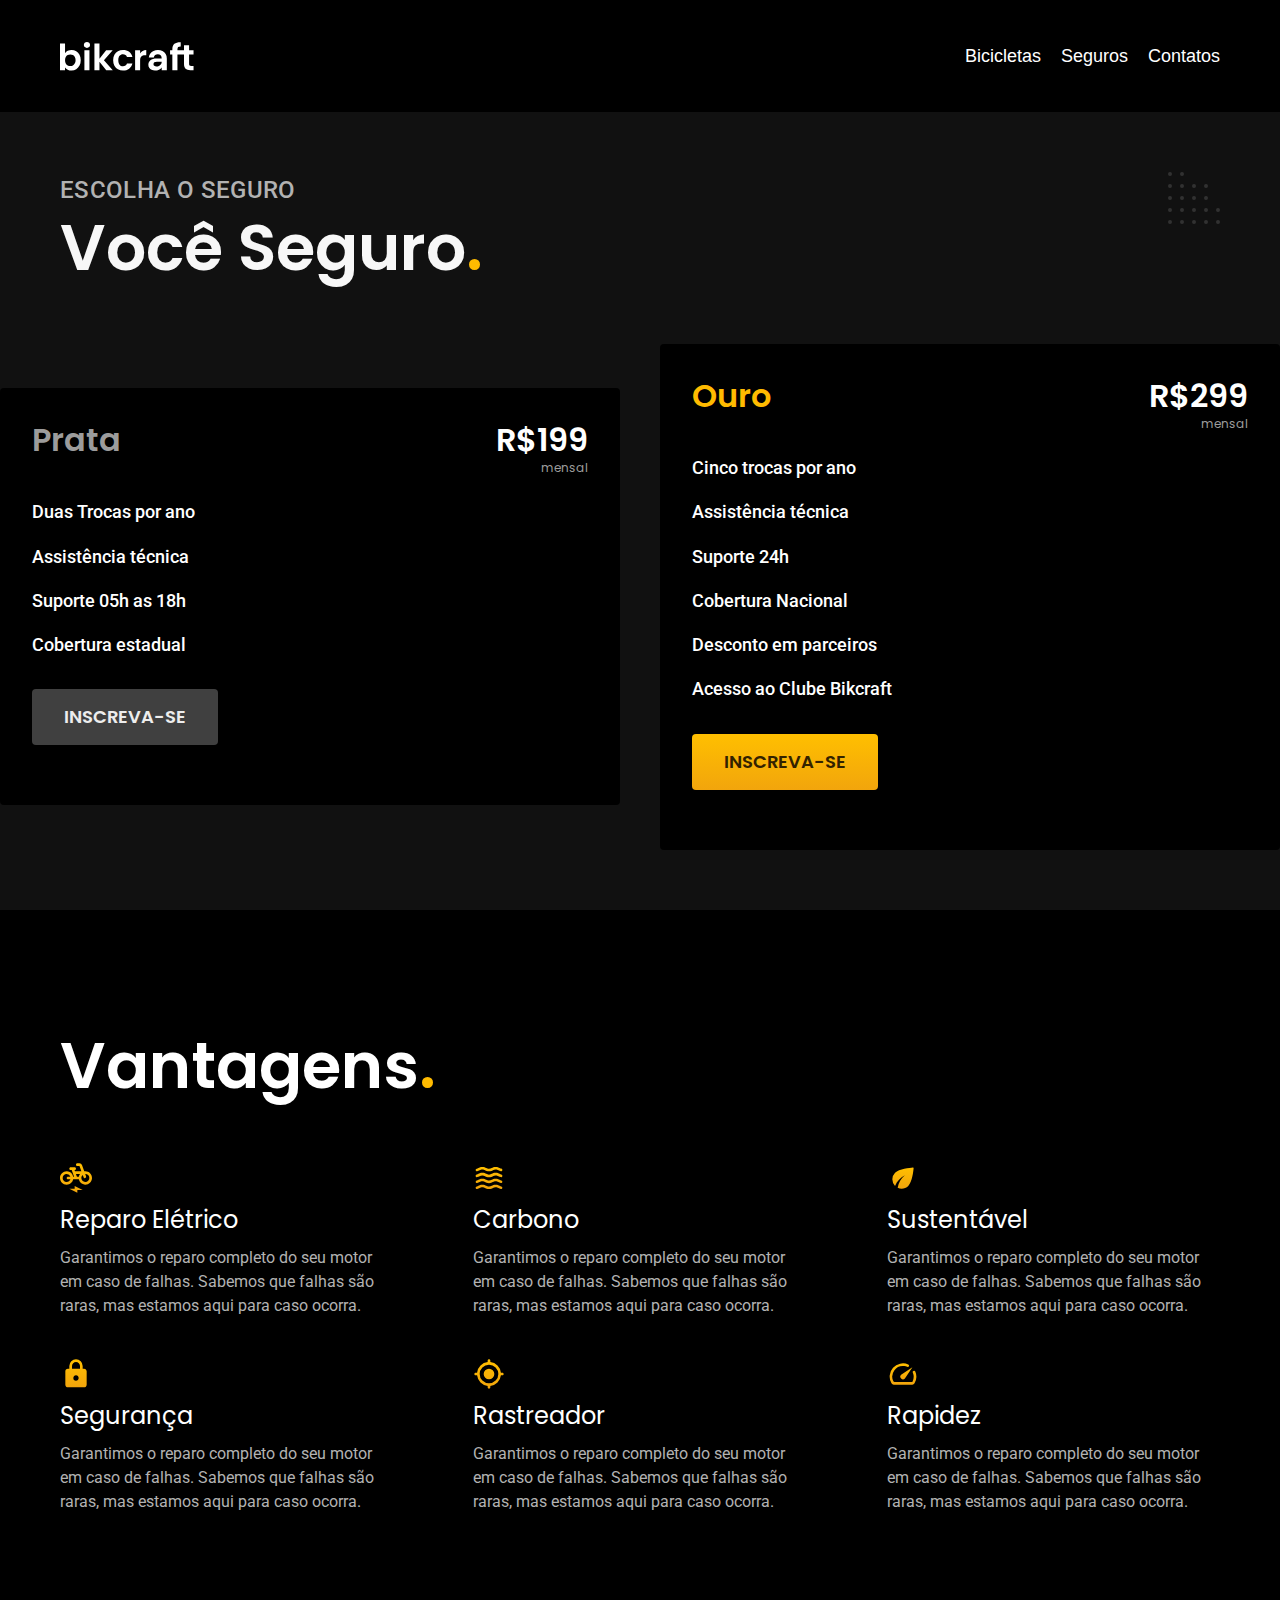
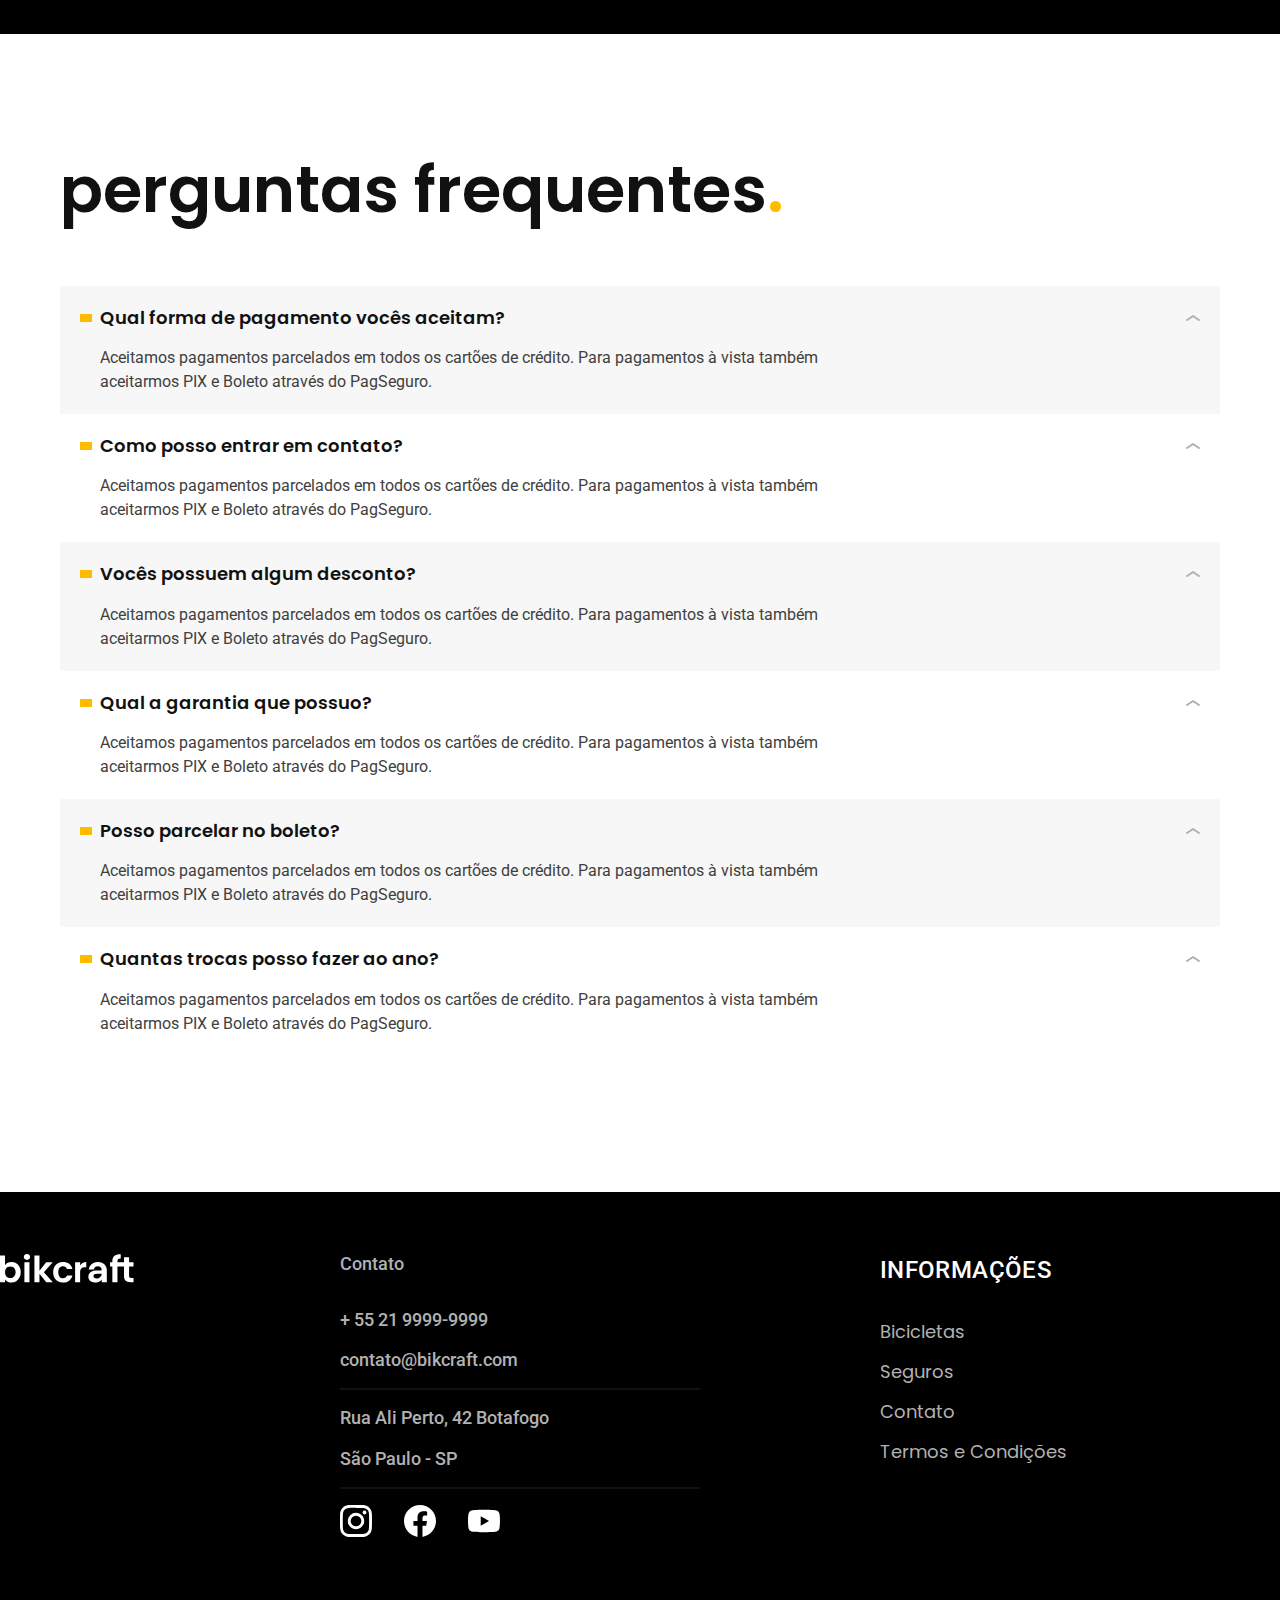
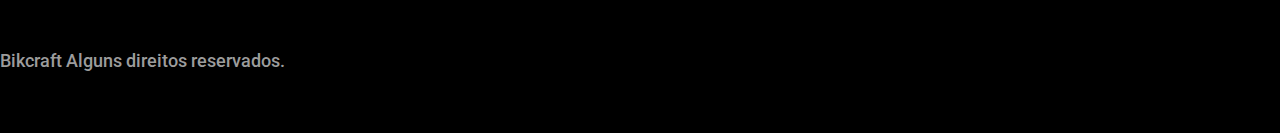
<file: seguros.html>
<!DOCTYPE html>
<!--Usado para definir que o site é HTML5-->
<html lang="pt-br">
  <!--usado para setar a lingua do site-->
  <head>
    <!--usado para ajudar com a densidade de pixels para mobile-->

    <meta name="viewport" content="width=device-width, initial-scale=1.0" />
    <meta charset="UTF-8" />
    <title>Seguros | Bikcraft</title>
    <!--usado para criar uma descrição do site com nome e descrição-->

    <meta name="description" content="Termos e Condições" />
    <link rel="stylesheet" href="./css/style.css" />

    <!--Links de fontes instaladas pelo google fonts no site-->
    <link rel="preconnect" href="https://fonts.googleapis.com" />
    <link rel="preconnect" href="https://fonts.gstatic.com" crossorigin />
    <link
      href="https://fonts.googleapis.com/css2?family=Merriweather:ital,wght@1,900&family=Poppins:wght@400;600&family=Roboto:wght@400;500&display=swap"
      rel="stylesheet"
    />
  </head>
  <body id="seguros">
    <!--header que segura de ponta a ponta o background-->
    <header class="header-bg">
      <!--div que vai segurar a grid do primeiro menu que não vai de ponta a ponta-->
      <div class="header container">
        <a href="./index.html"
          ><img src="./img/bikcraft.svg" alt="Bikcraft"
        /></a>
        <nav aria-label="primaria">
          <ul class="header-menu font-1m cor-0">
            <li><a href="./bicicletas.html">Bicicletas</a></li>
            <li><a href="./seguros.html">Seguros</a></li>
            <li><a href="./contato.html">Contatos</a></li>
          </ul>
        </nav>
      </div>
    </header>

    <main class="seguros-bg">
      <div class="titulo-bg">
        <div class="titulo container">
          <p class="font-2-l-b cor-5">Escolha o Seguro</p>
          <h1 class="font-1-xxl cor-11">
            Você Seguro<span class="cor-p1">.</span>
          </h1>
        </div>
      </div>

      <div class="seguros">
        <div class="seguros-itens">
          <h3 class="font-1-xl cor-6">Prata</h3>
          <span class="font-1-xl cor-0"
            >R$199 <span class="font-1-xs cor-6">mensal</span></span
          >
          <ul class="font-2-m cor-0">
            <li>Duas Trocas por ano</li>
            <li>Assistência técnica</li>
            <li>Suporte 05h as 18h</li>
            <li>Cobertura estadual</li>
          </ul>
          <a href="./orcamento.html" class="botao secundario">Inscreva-se</a>
        </div>
        <div class="seguros-itens">
          <h3 class="font-1-xl cor-p1">Ouro</h3>
          <span class="font-1-xl cor-0"
            >R$299 <span class="font-1-xs cor-6">mensal</span></span
          >
          <ul class="font-2-m cor-0">
            <li>Cinco trocas por ano</li>
            <li>Assistência técnica</li>
            <li>Suporte 24h</li>
            <li>Cobertura Nacional</li>
            <li>Desconto em parceiros</li>
            <li>Acesso ao Clube Bikcraft</li>
          </ul>
          <a href="./orcamento.html" class="botao">Inscreva-se</a>
        </div>
      </div>
    </main>

    <article class="vantagens-bg">
      <div class="vantagens container">
        <h2 class="font-1-xxl cor-0">Vantagens<span class="cor-p1">.</span></h2>

        <ul>
          <li>
            <img src="./img/icones/eletrica.svg" alt="" />
            <h3 class="font-1-l cor-0">Reparo Elétrico</h3>
            <p class="font-2-s cor-5">
              Garantimos o reparo completo do seu motor em caso de falhas.
              Sabemos que falhas são raras, mas estamos aqui para caso ocorra.
            </p>
          </li>

          <li>
            <img src="./img/icones/carbono.svg" alt="" />
            <h3 class="font-1-l cor-0">Carbono</h3>
            <p class="font-2-s cor-5">
              Garantimos o reparo completo do seu motor em caso de falhas.
              Sabemos que falhas são raras, mas estamos aqui para caso ocorra.
            </p>
          </li>

          <li>
            <img src="./img/icones/sustentavel.svg" alt="" />
            <h3 class="font-1-l cor-0">Sustentável</h3>
            <p class="font-2-s cor-5">
              Garantimos o reparo completo do seu motor em caso de falhas.
              Sabemos que falhas são raras, mas estamos aqui para caso ocorra.
            </p>
          </li>

          <li>
            <img src="./img/icones/seguro.svg" alt="" />
            <h3 class="font-1-l cor-0">Segurança</h3>
            <p class="font-2-s cor-5">
              Garantimos o reparo completo do seu motor em caso de falhas.
              Sabemos que falhas são raras, mas estamos aqui para caso ocorra.
            </p>
          </li>

          <li>
            <img src="./img/icones/rastreador.svg" alt="" />
            <h3 class="font-1-l cor-0">Rastreador</h3>
            <p class="font-2-s cor-5">
              Garantimos o reparo completo do seu motor em caso de falhas.
              Sabemos que falhas são raras, mas estamos aqui para caso ocorra.
            </p>
          </li>

          <li>
            <img src="./img/icones/velocidade.svg" alt="" />
            <h3 class="font-1-l cor-0">Rapidez</h3>
            <p class="font-2-s cor-5">
              Garantimos o reparo completo do seu motor em caso de falhas.
              Sabemos que falhas são raras, mas estamos aqui para caso ocorra.
            </p>
          </li>
        </ul>
      </div>
    </article>
    <article class="perguntas container">
      <h2 class="font-1-xxl">
        perguntas frequentes<span class="cor-p1">.</span>
      </h2>

      <dl>
        <div>
          <dt class="font-1-m-b">Qual forma de pagamento vocês aceitam?</dt>
          <dd class="font-2-s cor-9">
            Aceitamos pagamentos parcelados em todos os cartões de crédito. Para
            pagamentos à vista também aceitarmos PIX e Boleto através do
            PagSeguro.
          </dd>
        </div>
        <div>
          <dt class="font-1-m-b">Como posso entrar em contato?</dt>
          <dd class="font-2-s cor-9">
            Aceitamos pagamentos parcelados em todos os cartões de crédito. Para
            pagamentos à vista também aceitarmos PIX e Boleto através do
            PagSeguro.
          </dd>
        </div>
        <div>
          <dt class="font-1-m-b">Vocês possuem algum desconto?</dt>
          <dd class="font-2-s cor-9">
            Aceitamos pagamentos parcelados em todos os cartões de crédito. Para
            pagamentos à vista também aceitarmos PIX e Boleto através do
            PagSeguro.
          </dd>
        </div>
        <div>
          <dt class="font-1-m-b">Qual a garantia que possuo?</dt>
          <dd class="font-2-s cor-9">
            Aceitamos pagamentos parcelados em todos os cartões de crédito. Para
            pagamentos à vista também aceitarmos PIX e Boleto através do
            PagSeguro.
          </dd>
        </div>
        <div>
          <dt class="font-1-m-b">Posso parcelar no boleto?</dt>
          <dd class="font-2-s cor-9">
            Aceitamos pagamentos parcelados em todos os cartões de crédito. Para
            pagamentos à vista também aceitarmos PIX e Boleto através do
            PagSeguro.
          </dd>
        </div>
        <div>
          <dt class="font-1-m-b">Quantas trocas posso fazer ao ano?</dt>
          <dd class="font-2-s cor-9">
            Aceitamos pagamentos parcelados em todos os cartões de crédito. Para
            pagamentos à vista também aceitarmos PIX e Boleto através do
            PagSeguro.
          </dd>
        </div>
      </dl>
    </article>

    <footer class="footer-bg">
      <div class="footer conainer">
        <img src="./img/bikcraft.svg" alt="bikcraft" />
        <div class="footer-contato">
          <h3 class="cor-5 font-2-m">Contato</h3>
          <ul class="font-2-m cor-5">
            <!--São links que direcionam para ligação ou envio de e-mail-->
            <li><a href="tel:++551199999999">+ 55 21 9999-9999</a></li>
            <li><a href="mailto">contato@bikcraft.com</a></li>
            <li>Rua Ali Perto, 42 Botafogo</li>
            <li>São Paulo - SP</li>
          </ul>
          <div class="footer-redes">
            <a href="./">
              <img src="./img/redes/instagram.svg" alt="" />
            </a>
            <a href="./">
              <img src="./img/redes/facebook.svg" alt="" />
            </a>
            <a href="./">
              <img src="./img/redes/youtube.svg" alt="" />
            </a>
          </div>
        </div>
        <div class="footer-informacoes">
          <h3 class="font-2-l-b cor-0">Informações</h3>
          <nav>
            <ul class="font-1-m cor-5">
              <li><a href="./bicicletas.html">Bicicletas</a></li>
              <li><a href="./seguros.html">Seguros</a></li>
              <li><a href="./contato.html">Contato</a></li>
              <li><a href="./termos.html">Termos e Condições</a></li>
            </ul>
          </nav>
        </div>
        <p class="footer-copy font-2-m cor-6">
          Bikcraft Alguns direitos reservados.
        </p>
      </div>
    </footer>
  </body>
</html>
</file>
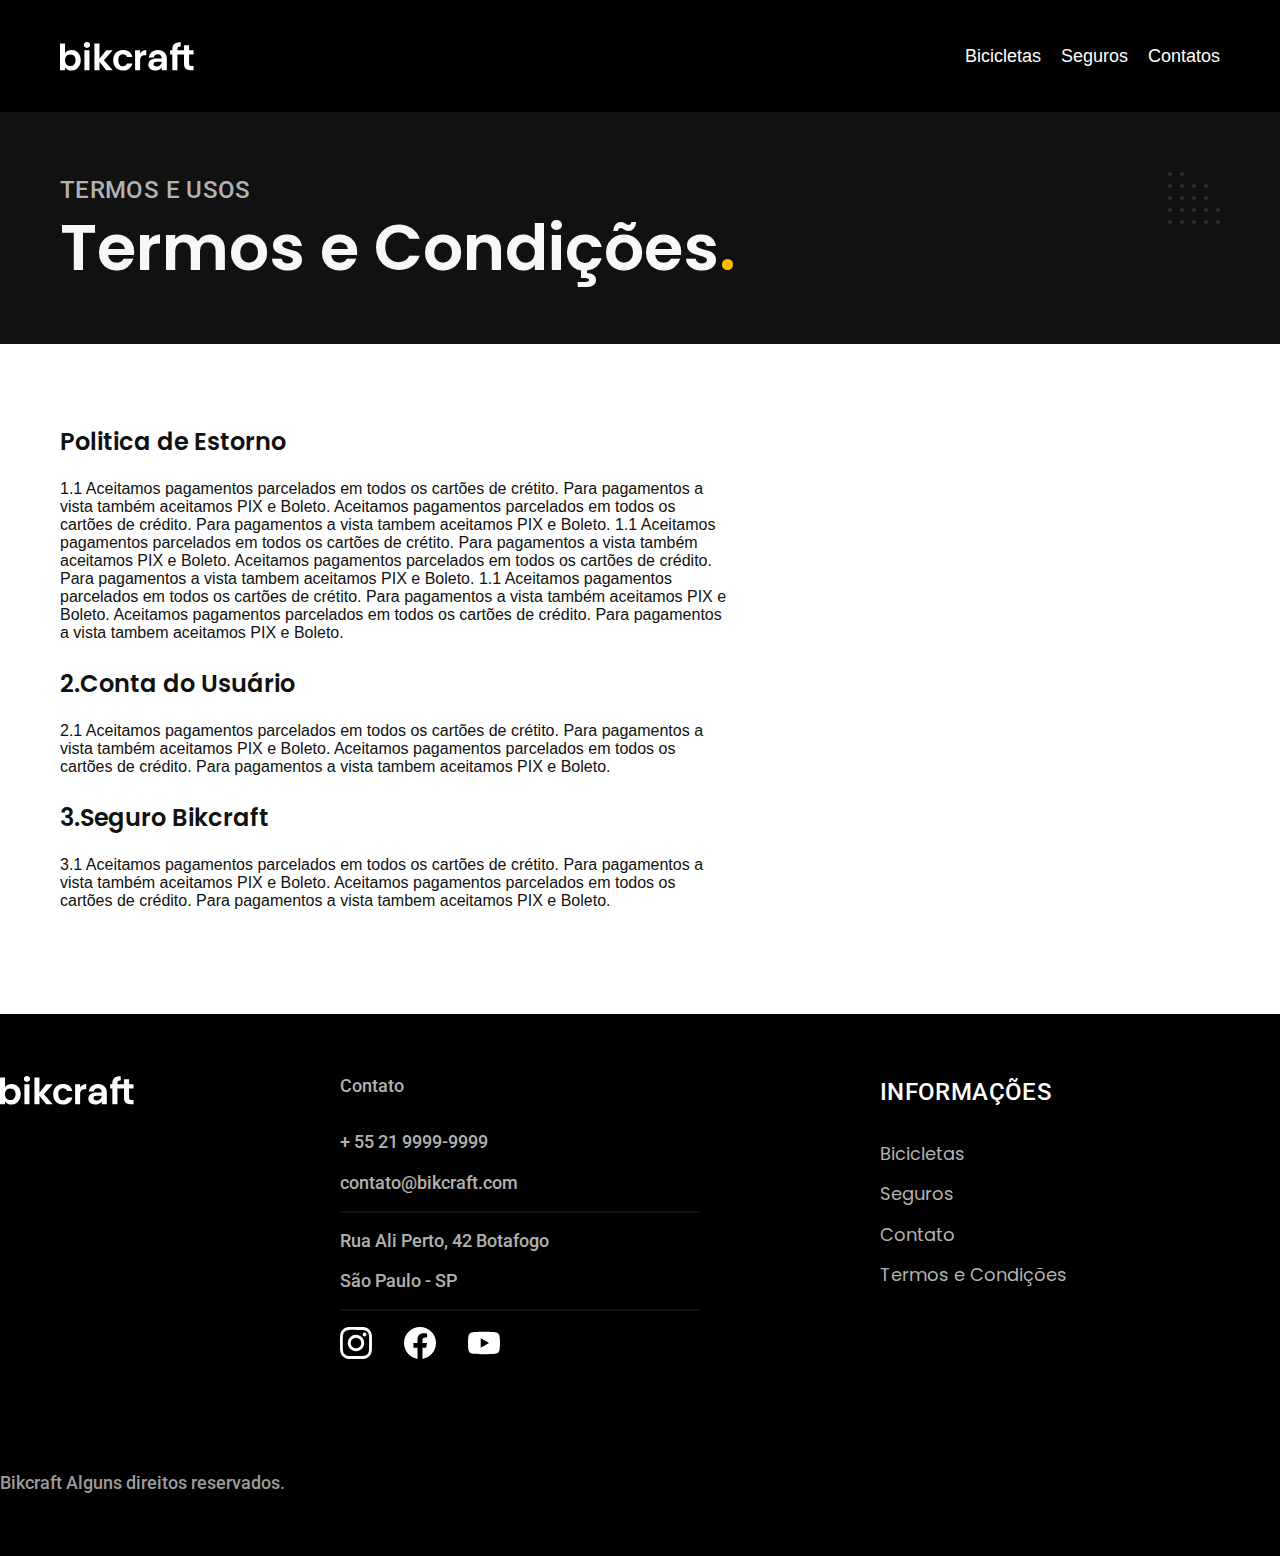
<file: termos.html>
<!DOCTYPE html>
<!--Usado para definir que o site é HTML5-->
<html lang="pt-br">
  <!--usado para setar a lingua do site-->
  <head>
    <!--usado para ajudar com a densidade de pixels para mobile-->

    <meta name="viewport" content="width=device-width, initial-scale=1.0" />
    <meta charset="UTF-8" />
    <title>Termos e Condições | Bikcraft</title>
    <!--usado para criar uma descrição do site com nome e descrição-->

    <meta name="description" content="Termos e Condições" />
    <link rel="stylesheet" href="./css/style.css" />

    <!--Links de fontes instaladas pelo google fonts no site-->
    <link rel="preconnect" href="https://fonts.googleapis.com" />
    <link rel="preconnect" href="https://fonts.gstatic.com" crossorigin />
    <link
      href="https://fonts.googleapis.com/css2?family=Merriweather:ital,wght@1,900&family=Poppins:wght@400;600&family=Roboto:wght@400;500&display=swap"
      rel="stylesheet"
    />
  </head>
  <body id="termos">
    <!--header que segura de ponta a ponta o background-->
    <header class="header-bg">
      <!--div que vai segurar a grid do primeiro menu que não vai de ponta a ponta-->
      <div class="header container">
        <a href="./index.html"
          ><img src="./img/bikcraft.svg" alt="Bikcraft"
        /></a>
        <nav aria-label="primaria">
          <ul class="header-menu font-1m cor-0">
            <li><a href="./bicicletas.html">Bicicletas</a></li>
            <li><a href="./seguros.html">Seguros</a></li>
            <li><a href="./contatos.html">Contatos</a></li>
          </ul>
        </nav>
      </div>
    </header>

    <main>
      <div class="titulo-bg">
        <div class="titulo container">
          <p class="font-2-l-b cor-5">Termos e usos</p>
          <h1 class="font-1-xxl cor-11">
            Termos e Condições<span class="cor-p1">.</span>
          </h1>
        </div>
      </div>
      <div class="termos container">
        <h2 class="font-1-l" color:#111>Politica de Estorno</h2>
        <p>
          1.1 Aceitamos pagamentos parcelados em todos os cartões de crétito.
          Para pagamentos a vista também aceitamos PIX e Boleto. Aceitamos
          pagamentos parcelados em todos os cartões de crédito. Para pagamentos
          a vista tambem aceitamos PIX e Boleto. 1.1 Aceitamos pagamentos
          parcelados em todos os cartões de crétito. Para pagamentos a vista
          também aceitamos PIX e Boleto. Aceitamos pagamentos parcelados em
          todos os cartões de crédito. Para pagamentos a vista tambem aceitamos
          PIX e Boleto. 1.1 Aceitamos pagamentos parcelados em todos os cartões
          de crétito. Para pagamentos a vista também aceitamos PIX e Boleto.
          Aceitamos pagamentos parcelados em todos os cartões de crédito. Para
          pagamentos a vista tambem aceitamos PIX e Boleto.
        </p>
        <h2 class="font-1-l" color:#111>2.Conta do Usuário</h2>
        <p>
          2.1 Aceitamos pagamentos parcelados em todos os cartões de crétito.
          Para pagamentos a vista também aceitamos PIX e Boleto. Aceitamos
          pagamentos parcelados em todos os cartões de crédito. Para pagamentos
          a vista tambem aceitamos PIX e Boleto.
        </p>
        <h2 class="font-1-l" color:#111>3.Seguro Bikcraft</h2>
        <p>
          3.1 Aceitamos pagamentos parcelados em todos os cartões de crétito.
          Para pagamentos a vista também aceitamos PIX e Boleto. Aceitamos
          pagamentos parcelados em todos os cartões de crédito. Para pagamentos
          a vista tambem aceitamos PIX e Boleto.
        </p>
      </div>
    </main>

    <footer class="footer-bg">
      <div class="footer conainer">
        <img src="./img/bikcraft.svg" alt="bikcraft" />
        <div class="footer-contato">
          <h3 class="cor-5 font-2-m">Contato</h3>
          <ul class="font-2-m cor-5">
            <!--São links que direcionam para ligação ou envio de e-mail-->
            <li><a href="tel:++551199999999">+ 55 21 9999-9999</a></li>
            <li><a href="mailto">contato@bikcraft.com</a></li>
            <li>Rua Ali Perto, 42 Botafogo</li>
            <li>São Paulo - SP</li>
          </ul>
          <div class="footer-redes">
            <a href="./">
              <img src="./img/redes/instagram.svg" alt="" />
            </a>
            <a href="./">
              <img src="./img/redes/facebook.svg" alt="" />
            </a>
            <a href="./">
              <img src="./img/redes/youtube.svg" alt="" />
            </a>
          </div>
        </div>
        <div class="footer-informacoes">
          <h3 class="font-2-l-b cor-0">Informações</h3>
          <nav>
            <ul class="font-1-m cor-5">
              <li><a href="./bicicletas.html">Bicicletas</a></li>
              <li><a href="./seguros.html">Seguros</a></li>
              <li><a href="./contato.html">Contato</a></li>
              <li><a href="./termos.html">Termos e Condições</a></li>
            </ul>
          </nav>
        </div>
        <p class="footer-copy font-2-m cor-6">
          Bikcraft Alguns direitos reservados.
        </p>
      </div>
    </footer>
  </body>
</html>
</file>
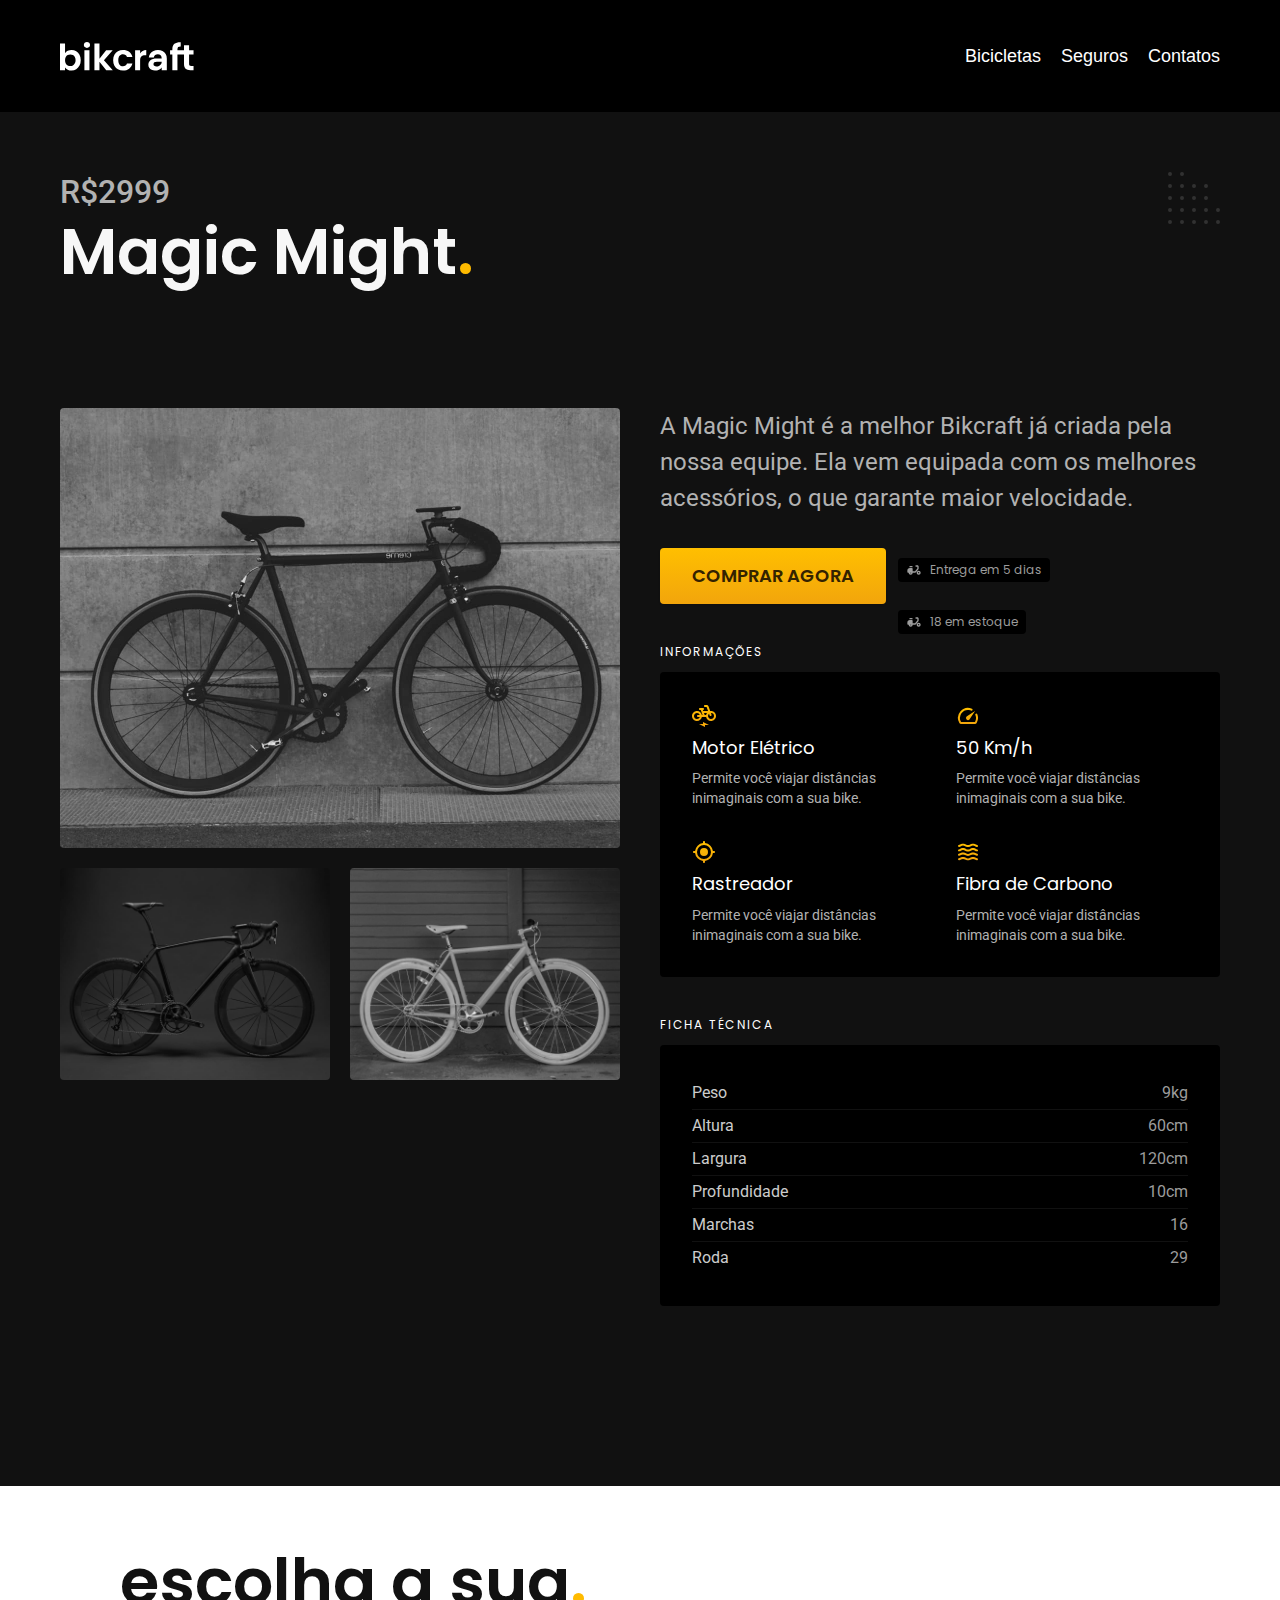
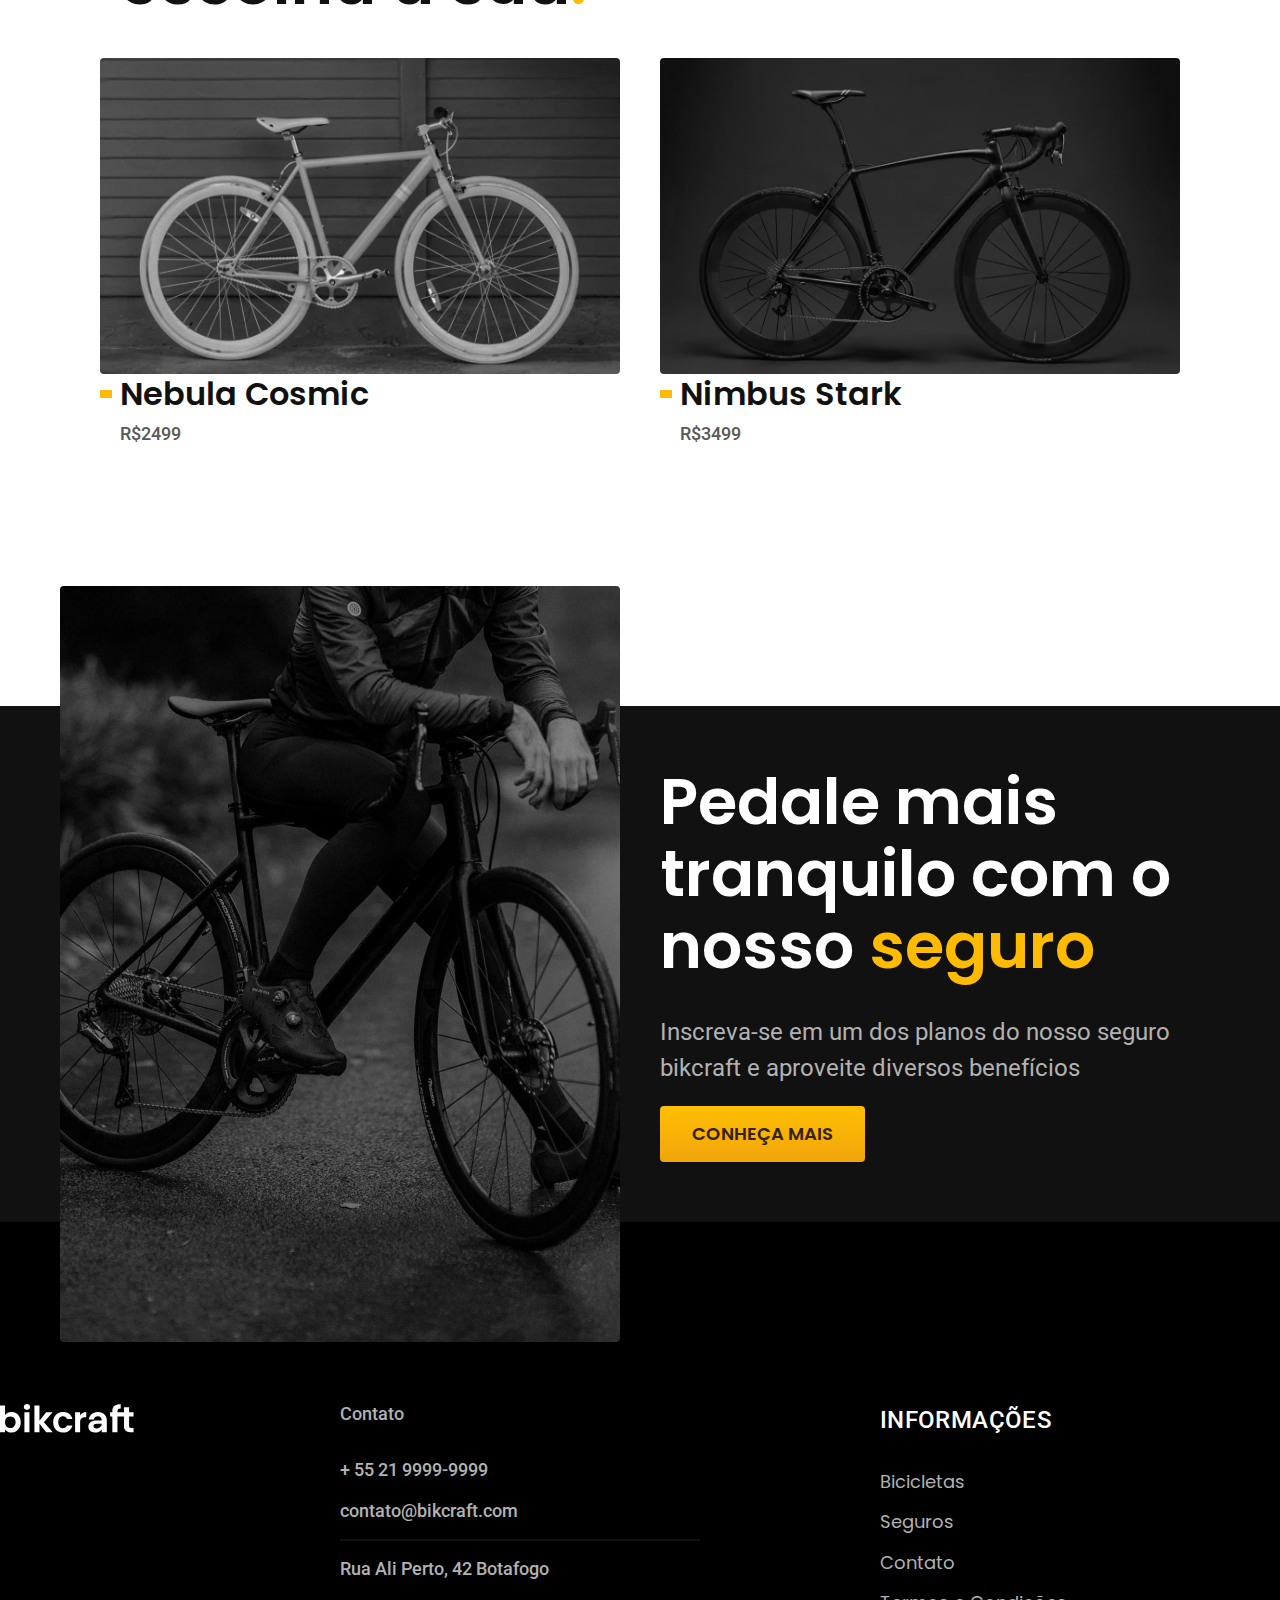
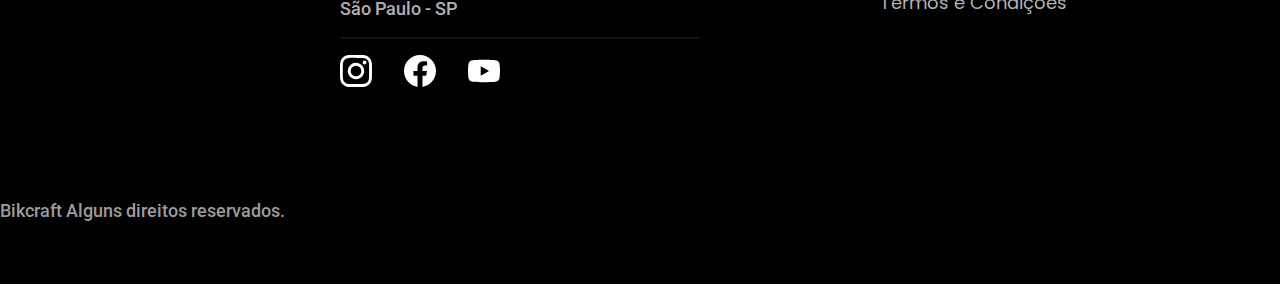
<file: bicicletas/magic.html>
<!DOCTYPE html>
<!--Usado para definir que o site é HTML5-->
<html lang="pt-br">
  <!--usado para setar a lingua do site-->
  <head>
    <!--usado para ajudar com a densidade de pixels para mobile-->

    <meta name="viewport" content="width=device-width, initial-scale=1.0" />
    <meta charset="UTF-8" />
    <title>Magic | Bikcraft</title>
    <!--usado para criar uma descrição do site com nome e descrição-->

    <meta name="description" content="Termos e Condições" />
    <link rel="stylesheet" href="../css/style.css" />

    <!--Links de fontes instaladas pelo google fonts no site-->
    <link rel="preconnect" href="https://fonts.googleapis.com" />
    <link rel="preconnect" href="https://fonts.gstatic.com" crossorigin />
    <link
      href="https://fonts.googleapis.com/css2?family=Merriweather:ital,wght@1,900&family=Poppins:wght@400;600&family=Roboto:wght@400;500&display=swap"
      rel="stylesheet"
    />
  </head>
  <body id="bicicleta">
    <!--header que segura de ponta a ponta o background-->
    <header class="header-bg">
      <!--div que vai segurar a grid do primeiro menu que não vai de ponta a ponta-->
      <div class="header container">
        <a href="/."><img src="../img/bikcraft.svg" alt="Bikcraft" /></a>
        <nav aria-label="primaria">
          <ul class="header-menu font-1m cor-0">
            <li><a href="../bicicletas.html">Bicicletas</a></li>
            <li><a href="../seguros.html">Seguros</a></li>
            <li><a href="../contato.html">Contatos</a></li>
          </ul>
        </nav>
      </div>
    </header>

    <main class="titulo-bg">
      <div>
        <div class="titulo container">
          <p class="font-2-xl cor-5">R$2999</p>
          <h1 class="font-1-xxl cor-11">
            Magic Might<span class="cor-p1">.</span>
          </h1>
        </div>
      </div>
      <div class="titulo-bg">
        <div class="bicicleta container">
          <div class="bicicleta-imagens">
            <img src="../img/bicicleta/nimbus2.jpg" alt="" />
            <img src="../img/bicicleta/nimbus1.jpg" alt="" />
            <img src="../img/bicicleta/nimbus3.jpg" alt="" />
          </div>
          <div class="bicicleta-conteudo">
            <p class="font-2-l cor-5">
              A Magic Might é a melhor Bikcraft já criada pela nossa equipe. Ela
              vem equipada com os melhores acessórios, o que garante maior
              velocidade.
            </p>
            <div class="bicicleta-comprar">
              <a class="botao" href="../orcamento.html">Comprar Agora</a>
              <span class="font-1-xs cor-6">
                <img src="../img/icones/entrega.svg" alt="" /> Entrega em 5
                dias</span
              >
              <span class="font-1-xs cor-6">
                <img src="../img/icones/entrega.svg" alt="" /> 18 em
                estoque</span
              >
            </div>

            <h2 class="font-1-xs cor-0">Informações</h2>
            <ul class="bicicleta-informacoes">
              <li>
                <img src="../img/icones/eletrica.svg" alt="" />
                <h3 class="font-1-m cor-0">Motor Elétrico</h3>
                <p class="font-2-xs cor-5">
                  Permite você viajar distâncias inimaginais com a sua bike.
                </p>
              </li>
              <li>
                <img src="../img/icones/velocidade.svg" alt="" />
                <h3 class="font-1-m cor-0">50 Km/h</h3>
                <p class="font-2-xs cor-5">
                  Permite você viajar distâncias inimaginais com a sua bike.
                </p>
              </li>
              <li>
                <img src="../img/icones/rastreador.svg" alt="" />
                <h3 class="font-1-m cor-0">Rastreador</h3>
                <p class="font-2-xs cor-5">
                  Permite você viajar distâncias inimaginais com a sua bike.
                </p>
              </li>
              <li>
                <img src="../img/icones/carbono.svg" alt="" />
                <h3 class="font-1-m cor-0">Fibra de Carbono</h3>
                <p class="font-2-xs cor-5">
                  Permite você viajar distâncias inimaginais com a sua bike.
                </p>
              </li>
            </ul>
            <h2 class="font-1-xs cor-0">Ficha Técnica</h2>
            <ul class="bicicleta-ficha font-2-s cor-4">
              <li>Peso<span>9kg</span></li>
              <li>Altura<span>60cm</span></li>
              <li>Largura<span>120cm</span></li>
              <li>Profundidade<span>10cm</span></li>
              <li>Marchas<span>16</span></li>
              <li>Roda<span>29</span></li>
            </ul>
          </div>
        </div>
      </div>
    </main>

    <article class="bicicletas-lista container">
      <h2 class="container font-1-xxl">
        escolha a sua<span class="cor-p1">.</span>
      </h2>
      <ul>
        <li>
          <a href="./magic.html">
            <img src="../img/bicicletas/nebula.jpg" alt="Bicicleta Preta" />
            <h3 class="font-1-xl">Nebula Cosmic</h3>
            <span class="font-2-m cor-8">R$2499</span>
          </a>
        </li>

        <li>
          <a href="./nebula.html">
            <img src="../img/bicicletas/nimbus.jpg" alt="Bicicleta Preta" />
            <h3 class="font-1-xl">Nimbus Stark</h3>
            <span class="font-2-m cor-8">R$3499</span>
          </a>
        </li>
      </ul>
    </article>

    <article class="seguro-bg">
      <div class="seguro container">
        <div class="seguro-imagem">
          <img
            src="../img/fotos/seguros.jpg"
            alt="Homem encima de uma bicicleta"
          />
        </div>
        <div class="seguro-conteudo">
          <h2 class="font-1-xxl cor-0">
            Pedale mais tranquilo com o nosso <span class="cor-p1">seguro</span>
          </h2>
          <p class="font-2-l cor-5">
            Inscreva-se em um dos planos do nosso seguro bikcraft e aproveite
            diversos benefícios
          </p>
          <a class="botao" href="../seguros.html">Conheça Mais</a>
        </div>
      </div>
    </article>

    <footer class="footer-bg">
      <div class="footer conainer">
        <img src="../img/bikcraft.svg" alt="bikcraft" />
        <div class="footer-contato">
          <h3 class="cor-5 font-2-m">Contato</h3>
          <ul class="font-2-m cor-5">
            <!--São links que direcionam para ligação ou envio de e-mail-->
            <li><a href="tel:++551199999999">+ 55 21 9999-9999</a></li>
            <li><a href="mailto">contato@bikcraft.com</a></li>
            <li>Rua Ali Perto, 42 Botafogo</li>
            <li>São Paulo - SP</li>
          </ul>
          <div class="footer-redes">
            <a href="../">
              <img src="../img/redes/instagram.svg" alt="" />
            </a>
            <a href="../">
              <img src="../img/redes/facebook.svg" alt="" />
            </a>
            <a href="../">
              <img src="../img/redes/youtube.svg" alt="" />
            </a>
          </div>
        </div>
        <div class="footer-informacoes">
          <h3 class="font-2-l-b cor-0">Informações</h3>
          <nav>
            <ul class="font-1-m cor-5">
              <li><a href="../bicicletas.html">Bicicletas</a></li>
              <li><a href="../seguros.html">Seguros</a></li>
              <li><a href="../contato.html">Contato</a></li>
              <li><a href="../termos.html">Termos e Condições</a></li>
            </ul>
          </nav>
        </div>
        <p class="footer-copy font-2-m cor-6">
          Bikcraft Alguns direitos reservados.
        </p>
      </div>
    </footer>
  </body>
</html>
</file>
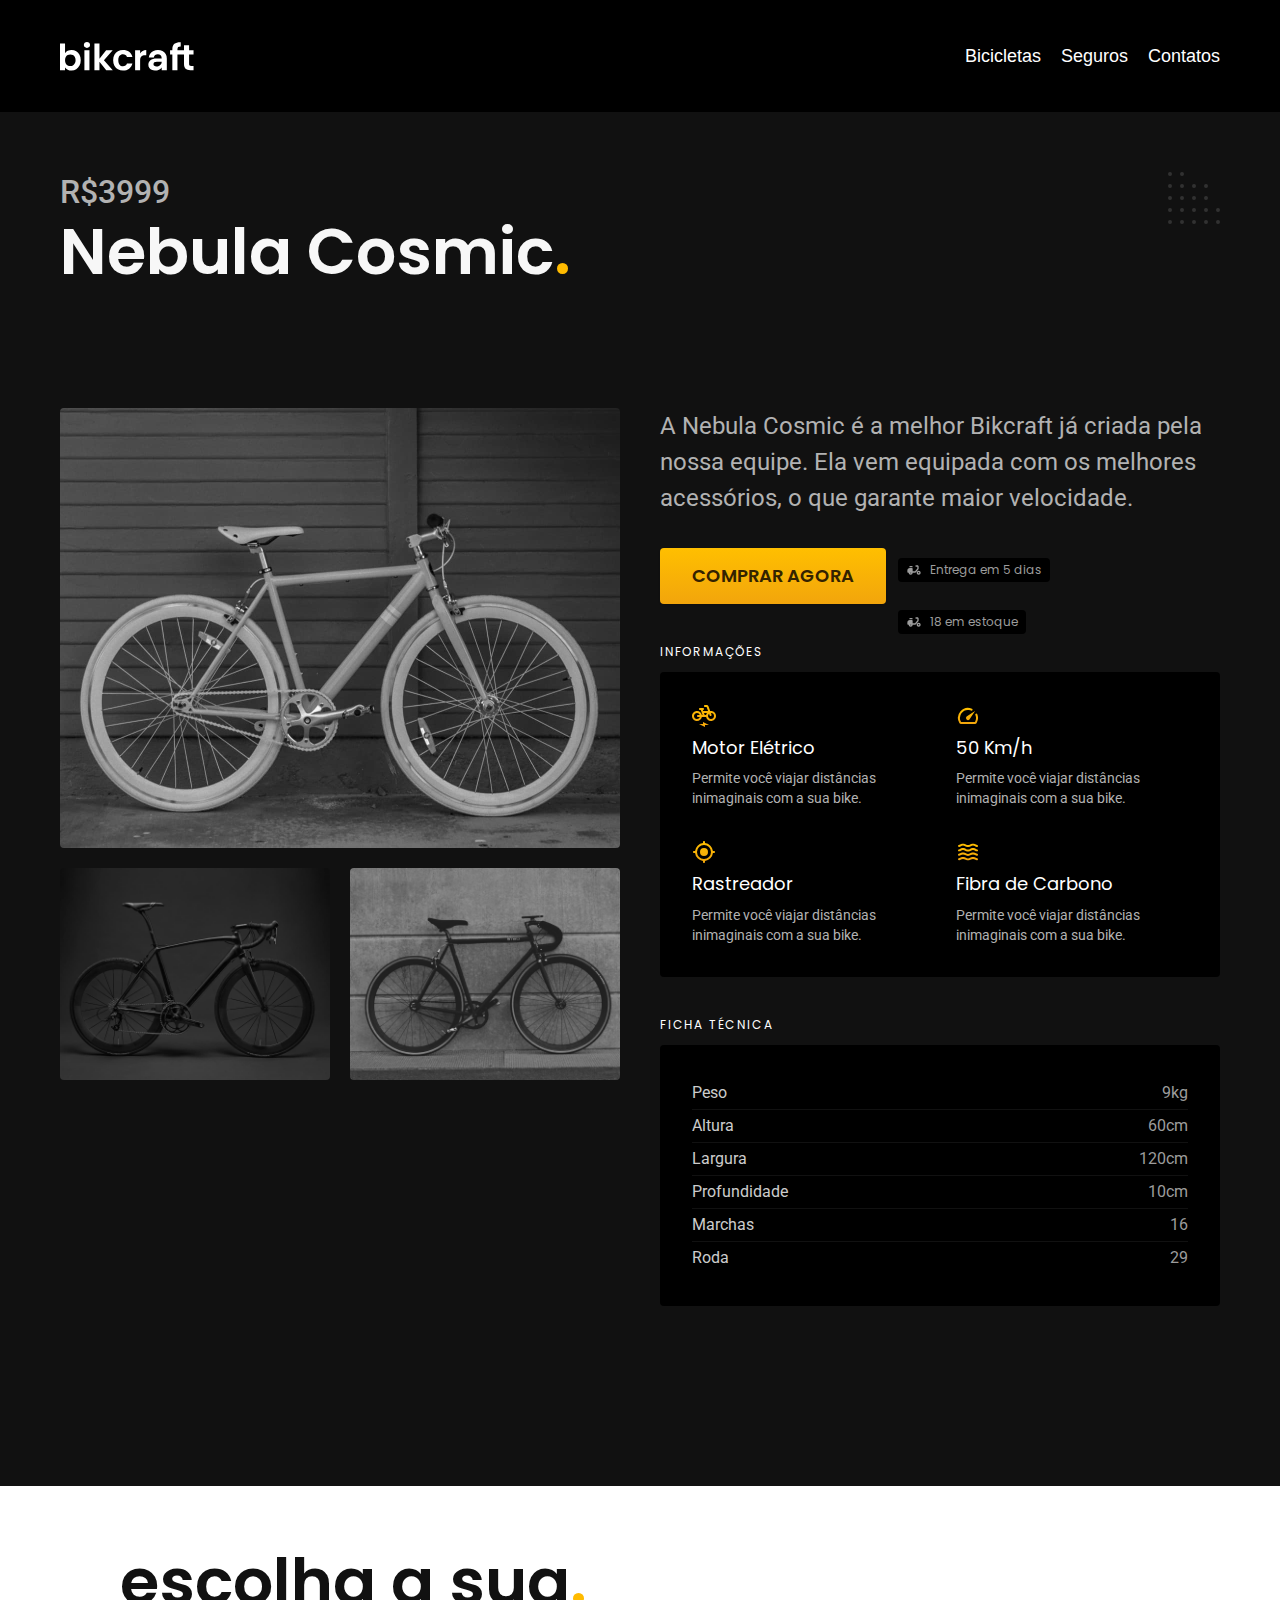
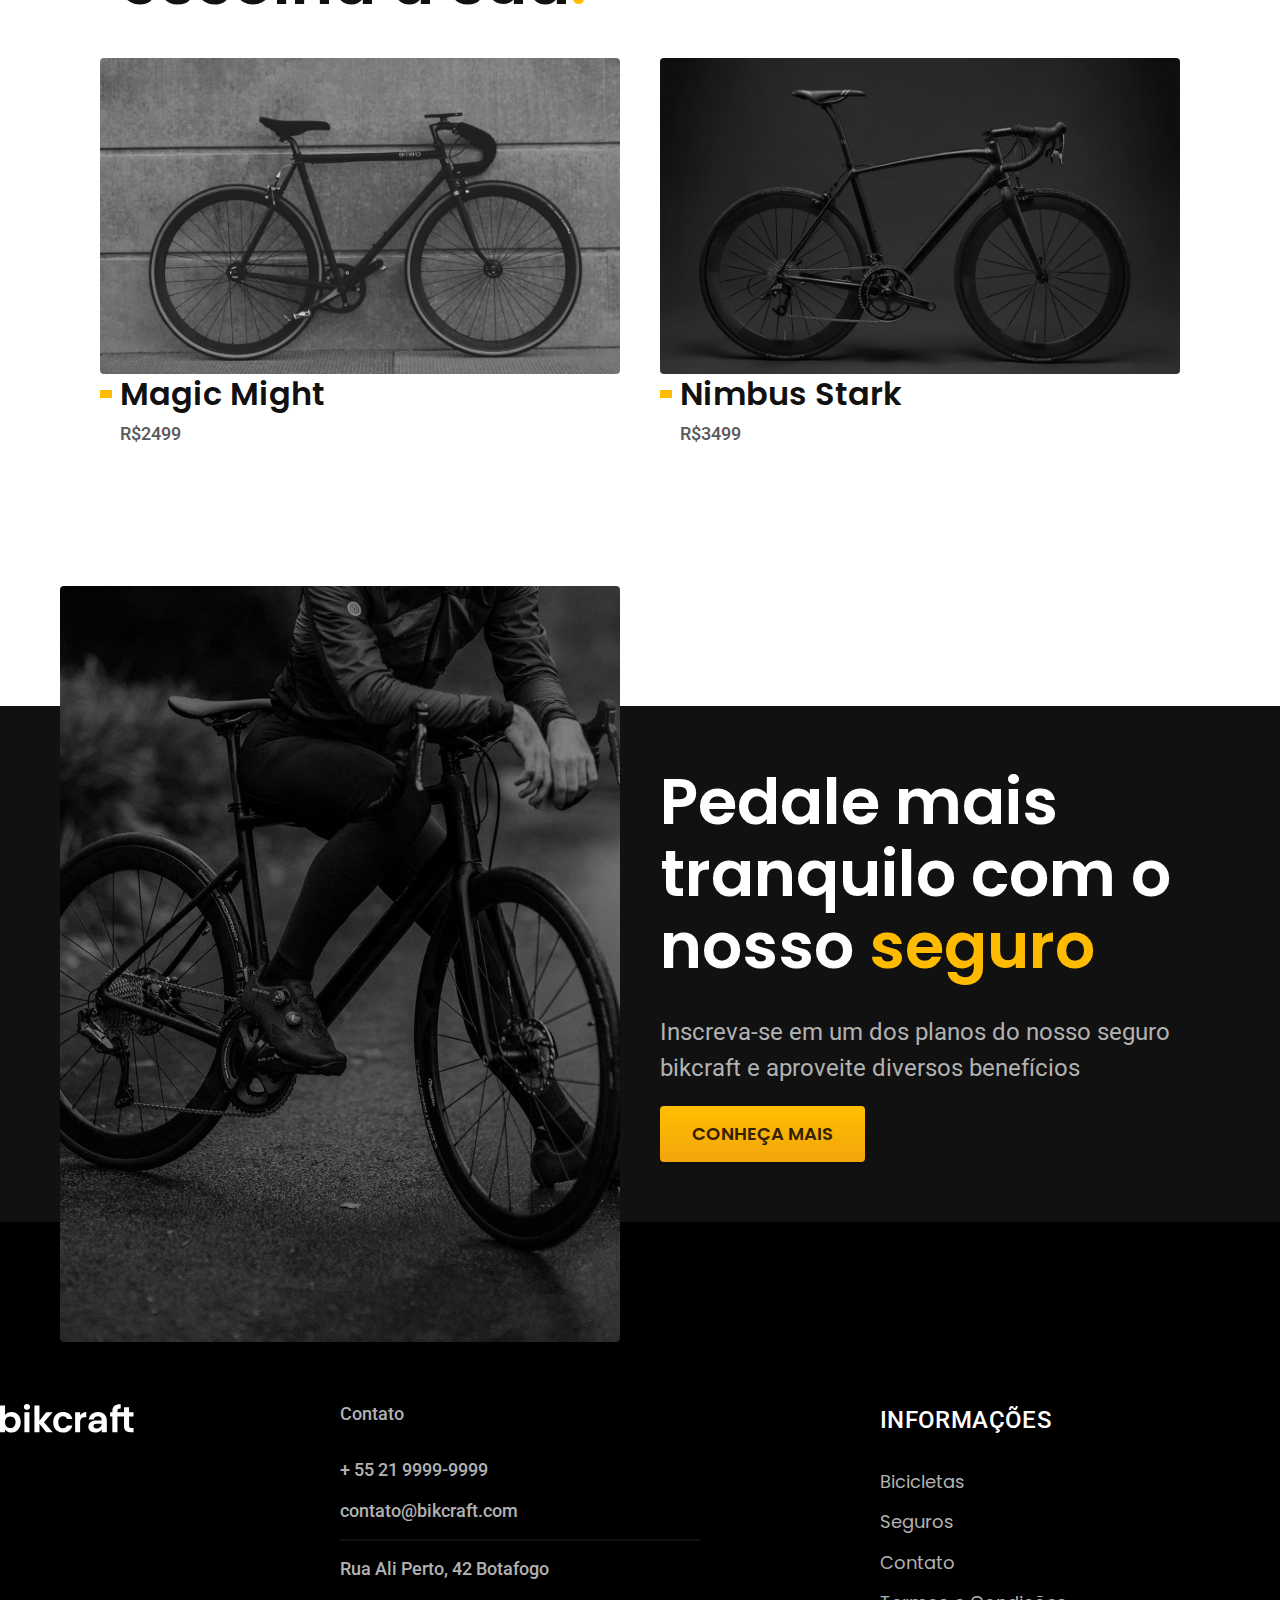
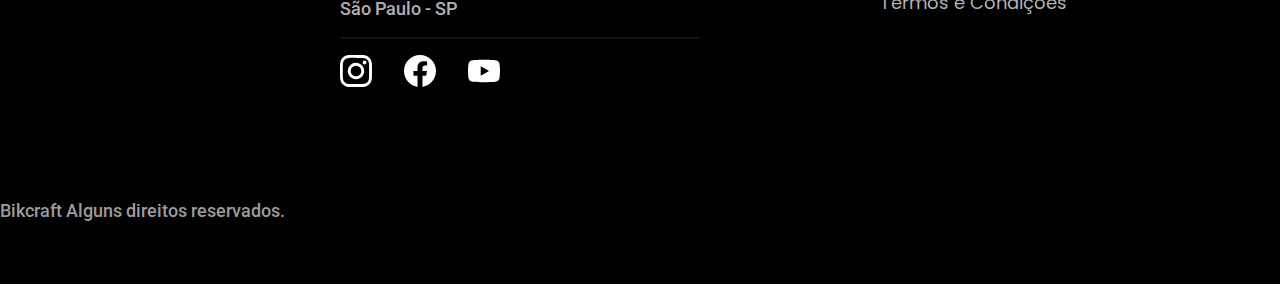
<file: bicicletas/nebula.html>
<!DOCTYPE html>
<!--Usado para definir que o site é HTML5-->
<html lang="pt-br">
  <!--usado para setar a lingua do site-->
  <head>
    <!--usado para ajudar com a densidade de pixels para mobile-->

    <meta name="viewport" content="width=device-width, initial-scale=1.0" />
    <meta charset="UTF-8" />
    <title>Nebula | Bikcraft</title>
    <!--usado para criar uma descrição do site com nome e descrição-->

    <meta name="description" content="Termos e Condições" />
    <link rel="stylesheet" href="../css/style.css" />

    <!--Links de fontes instaladas pelo google fonts no site-->
    <link rel="preconnect" href="https://fonts.googleapis.com" />
    <link rel="preconnect" href="https://fonts.gstatic.com" crossorigin />
    <link
      href="https://fonts.googleapis.com/css2?family=Merriweather:ital,wght@1,900&family=Poppins:wght@400;600&family=Roboto:wght@400;500&display=swap"
      rel="stylesheet"
    />
  </head>
  <body id="bicicleta">
    <!--header que segura de ponta a ponta o background-->
    <header class="header-bg">
      <!--div que vai segurar a grid do primeiro menu que não vai de ponta a ponta-->
      <div class="header container">
        <a href="/."><img src="../img/bikcraft.svg" alt="Bikcraft" /></a>
        <nav aria-label="primaria">
          <ul class="header-menu font-1m cor-0">
            <li><a href="../bicicletas.html">Bicicletas</a></li>
            <li><a href="../seguros.html">Seguros</a></li>
            <li><a href="../contato.html">Contatos</a></li>
          </ul>
        </nav>
      </div>
    </header>

    <main class="titulo-bg">
      <div>
        <div class="titulo container">
          <p class="font-2-xl cor-5">R$3999</p>
          <h1 class="font-1-xxl cor-11">
            Nebula Cosmic<span class="cor-p1">.</span>
          </h1>
        </div>
      </div>
      <div class="titulo-bg">
        <div class="bicicleta container">
          <div class="bicicleta-imagens">
            <img src="../img/bicicleta/nimbus3.jpg" alt="" />
            <img src="../img/bicicleta/nimbus1.jpg" alt="" />
            <img src="../img/bicicleta/nimbus2.jpg" alt="" />
          </div>
          <div class="bicicleta-conteudo">
            <p class="font-2-l cor-5">
              A Nebula Cosmic é a melhor Bikcraft já criada pela nossa equipe.
              Ela vem equipada com os melhores acessórios, o que garante maior
              velocidade.
            </p>
            <div class="bicicleta-comprar">
              <a class="botao" href="../orcamento.html">Comprar Agora</a>
              <span class="font-1-xs cor-6">
                <img src="../img/icones/entrega.svg" alt="" /> Entrega em 5
                dias</span
              >
              <span class="font-1-xs cor-6">
                <img src="../img/icones/entrega.svg" alt="" /> 18 em
                estoque</span
              >
            </div>

            <h2 class="font-1-xs cor-0">Informações</h2>
            <ul class="bicicleta-informacoes">
              <li>
                <img src="../img/icones/eletrica.svg" alt="" />
                <h3 class="font-1-m cor-0">Motor Elétrico</h3>
                <p class="font-2-xs cor-5">
                  Permite você viajar distâncias inimaginais com a sua bike.
                </p>
              </li>
              <li>
                <img src="../img/icones/velocidade.svg" alt="" />
                <h3 class="font-1-m cor-0">50 Km/h</h3>
                <p class="font-2-xs cor-5">
                  Permite você viajar distâncias inimaginais com a sua bike.
                </p>
              </li>
              <li>
                <img src="../img/icones/rastreador.svg" alt="" />
                <h3 class="font-1-m cor-0">Rastreador</h3>
                <p class="font-2-xs cor-5">
                  Permite você viajar distâncias inimaginais com a sua bike.
                </p>
              </li>
              <li>
                <img src="../img/icones/carbono.svg" alt="" />
                <h3 class="font-1-m cor-0">Fibra de Carbono</h3>
                <p class="font-2-xs cor-5">
                  Permite você viajar distâncias inimaginais com a sua bike.
                </p>
              </li>
            </ul>
            <h2 class="font-1-xs cor-0">Ficha Técnica</h2>
            <ul class="bicicleta-ficha font-2-s cor-4">
              <li>Peso<span>9kg</span></li>
              <li>Altura<span>60cm</span></li>
              <li>Largura<span>120cm</span></li>
              <li>Profundidade<span>10cm</span></li>
              <li>Marchas<span>16</span></li>
              <li>Roda<span>29</span></li>
            </ul>
          </div>
        </div>
      </div>
    </main>

    <article class="bicicletas-lista container">
      <h2 class="container font-1-xxl">
        escolha a sua<span class="cor-p1">.</span>
      </h2>
      <ul>
        <li>
          <a href="./magic.html">
            <img src="../img/bicicletas/magic.jpg" alt="Bicicleta Preta" />
            <h3 class="font-1-xl">Magic Might</h3>
            <span class="font-2-m cor-8">R$2499</span>
          </a>
        </li>

        <li>
          <a href="./nimbus.html">
            <img src="../img/bicicletas/nimbus.jpg" alt="Bicicleta Preta" />
            <h3 class="font-1-xl">Nimbus Stark</h3>
            <span class="font-2-m cor-8">R$3499</span>
          </a>
        </li>
      </ul>
    </article>

    <article class="seguro-bg">
      <div class="seguro container">
        <div class="seguro-imagem">
          <img
            src="../img/fotos/seguros.jpg"
            alt="Homem encima de uma bicicleta"
          />
        </div>
        <div class="seguro-conteudo">
          <h2 class="font-1-xxl cor-0">
            Pedale mais tranquilo com o nosso <span class="cor-p1">seguro</span>
          </h2>
          <p class="font-2-l cor-5">
            Inscreva-se em um dos planos do nosso seguro bikcraft e aproveite
            diversos benefícios
          </p>
          <a class="botao" href="../seguros.html">Conheça Mais</a>
        </div>
      </div>
    </article>

    <footer class="footer-bg">
      <div class="footer conainer">
        <img src="../img/bikcraft.svg" alt="bikcraft" />
        <div class="footer-contato">
          <h3 class="cor-5 font-2-m">Contato</h3>
          <ul class="font-2-m cor-5">
            <!--São links que direcionam para ligação ou envio de e-mail-->
            <li><a href="tel:++551199999999">+ 55 21 9999-9999</a></li>
            <li><a href="mailto">contato@bikcraft.com</a></li>
            <li>Rua Ali Perto, 42 Botafogo</li>
            <li>São Paulo - SP</li>
          </ul>
          <div class="footer-redes">
            <a href="../">
              <img src="../img/redes/instagram.svg" alt="" />
            </a>
            <a href="../">
              <img src="../img/redes/facebook.svg" alt="" />
            </a>
            <a href="../">
              <img src="../img/redes/youtube.svg" alt="" />
            </a>
          </div>
        </div>
        <div class="footer-informacoes">
          <h3 class="font-2-l-b cor-0">Informações</h3>
          <nav>
            <ul class="font-1-m cor-5">
              <li><a href="../bicicletas.html">Bicicletas</a></li>
              <li><a href="../seguros.html">Seguros</a></li>
              <li><a href="../contato.html">Contato</a></li>
              <li><a href="../termos.html">Termos e Condições</a></li>
            </ul>
          </nav>
        </div>
        <p class="footer-copy font-2-m cor-6">
          Bikcraft Alguns direitos reservados.
        </p>
      </div>
    </footer>
  </body>
</html>
</file>
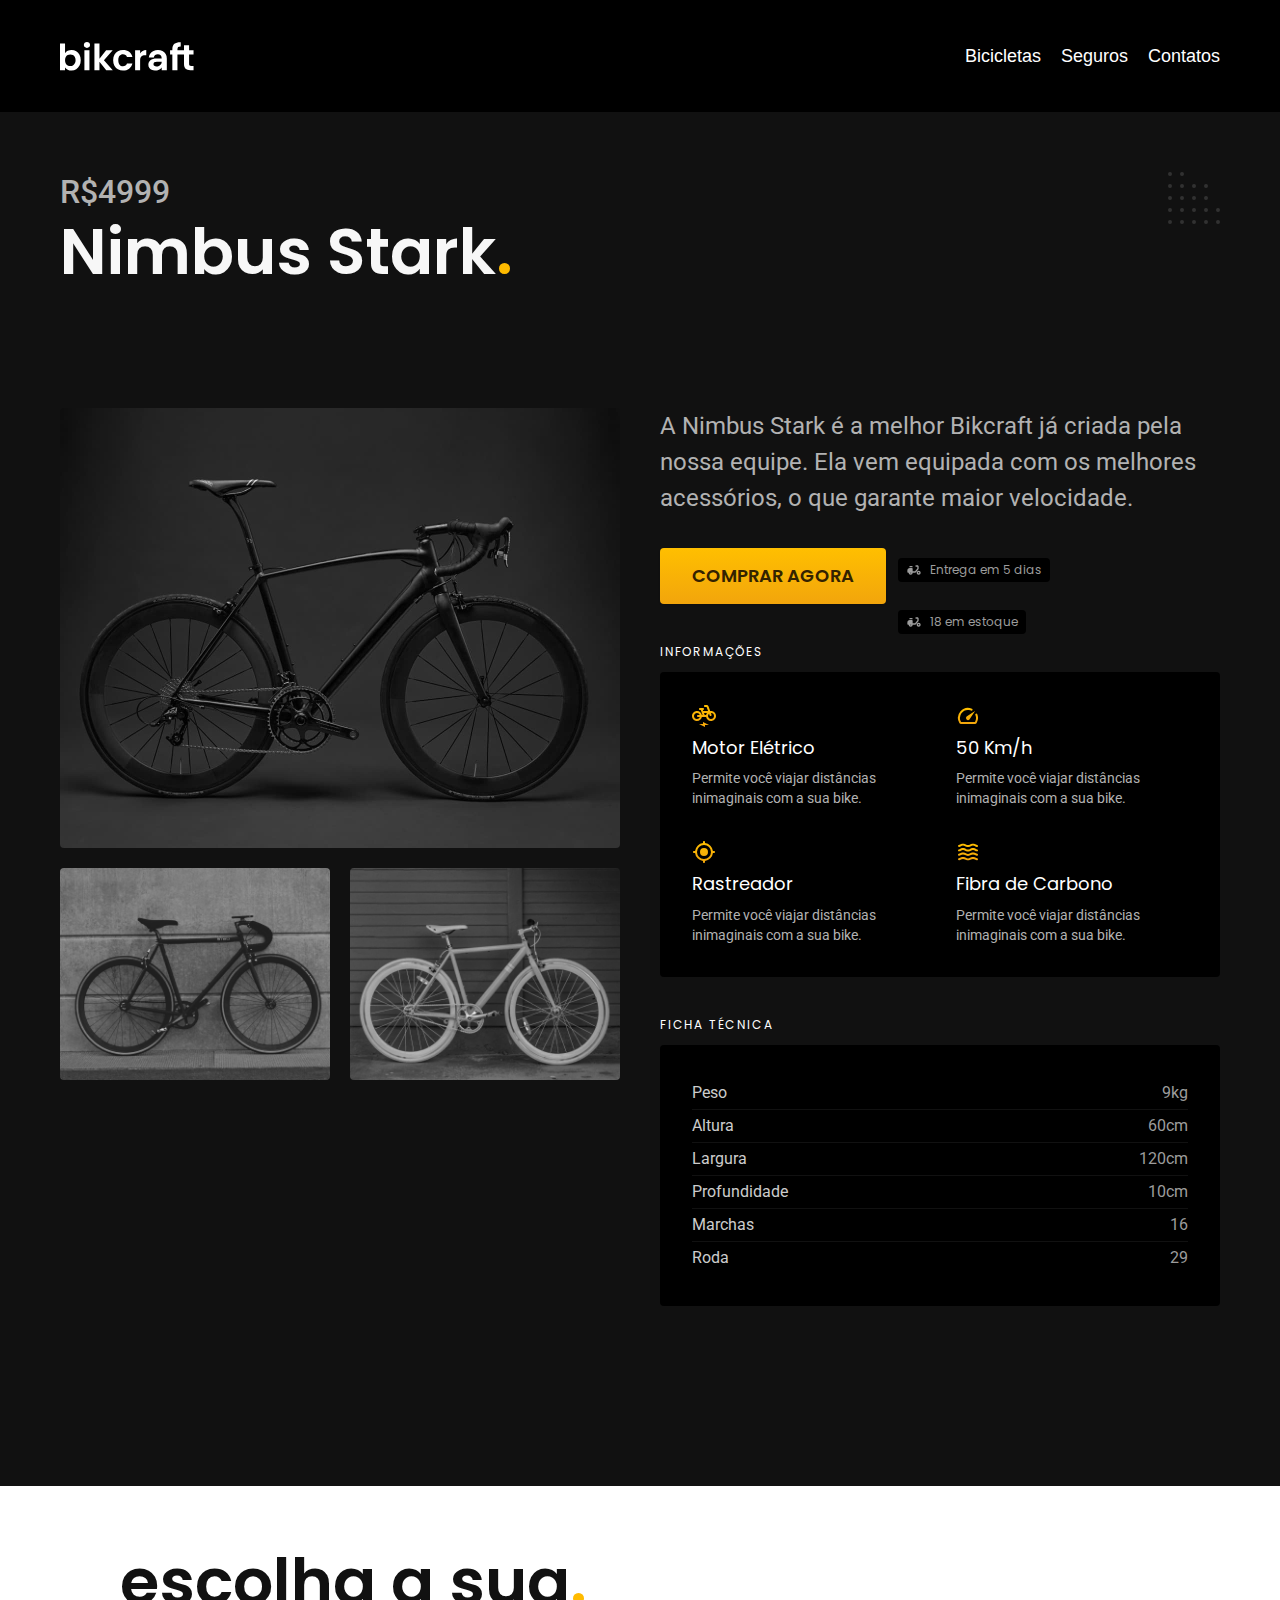
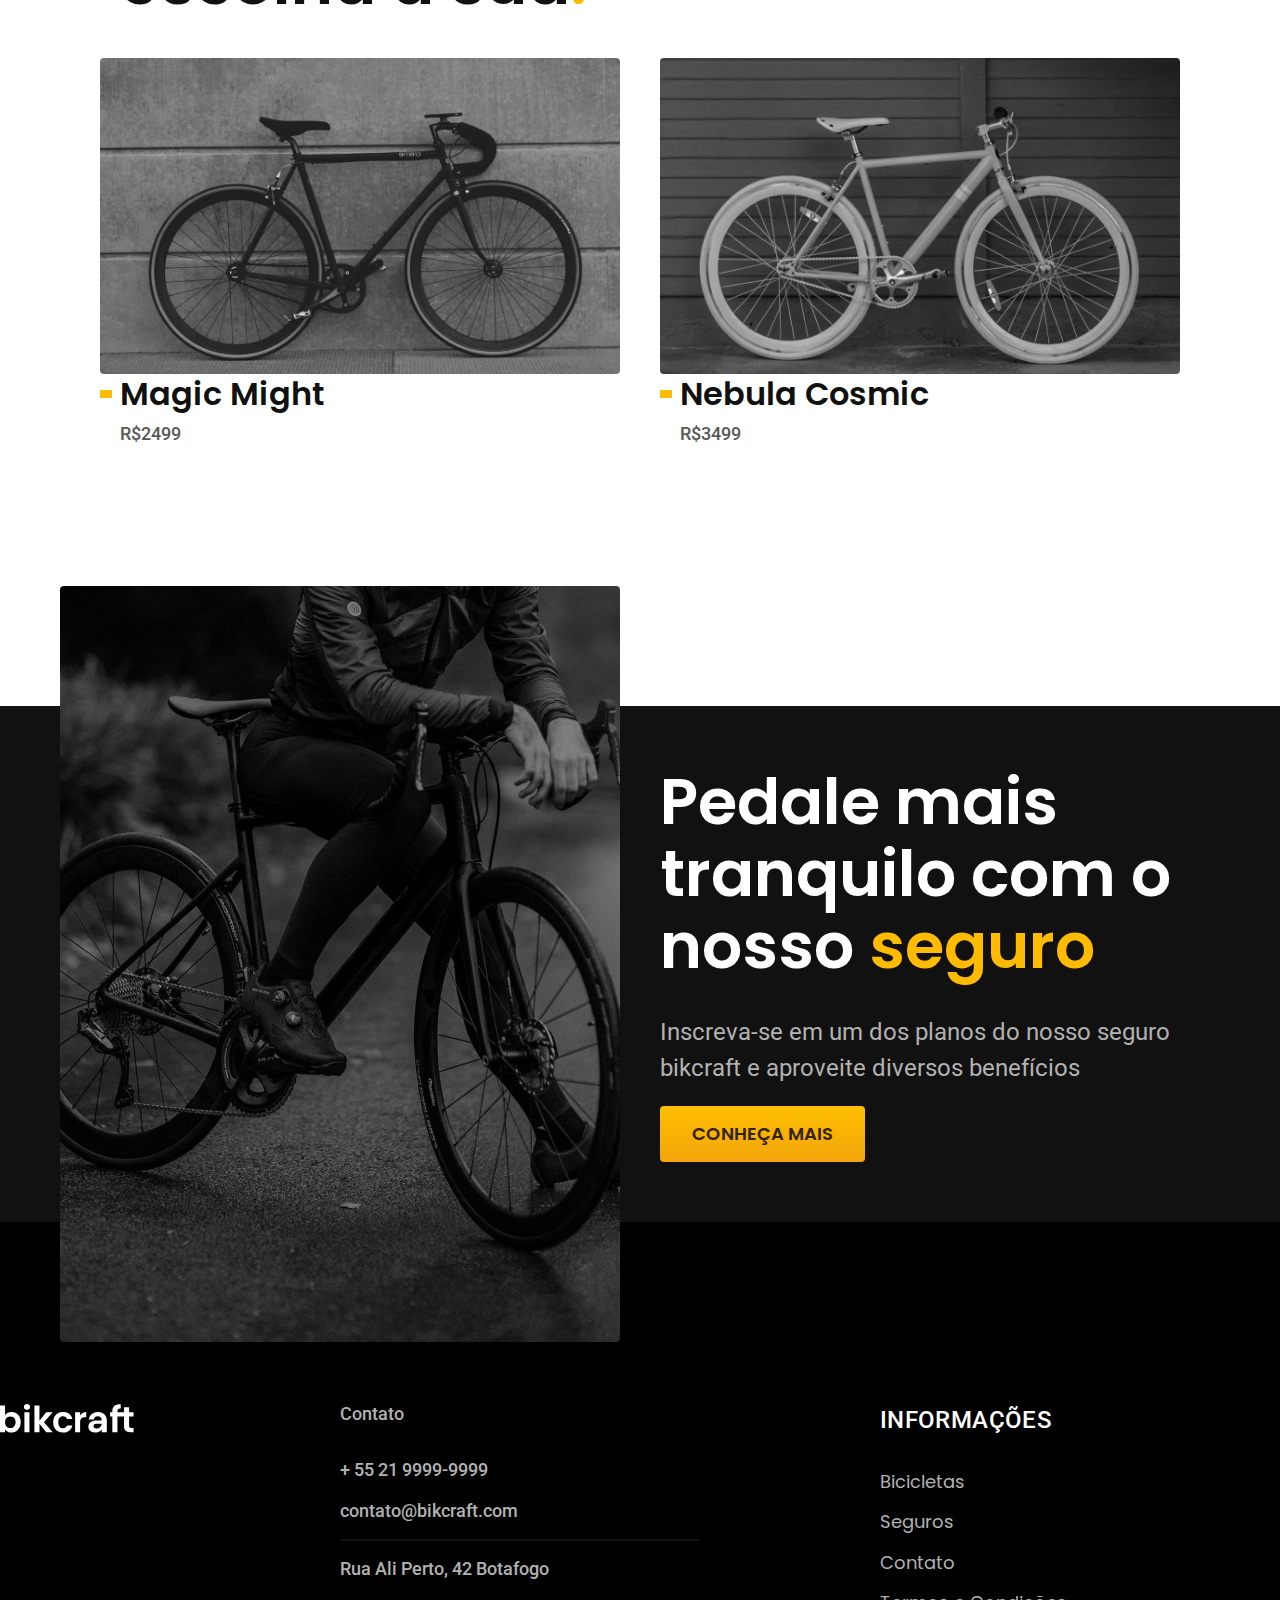
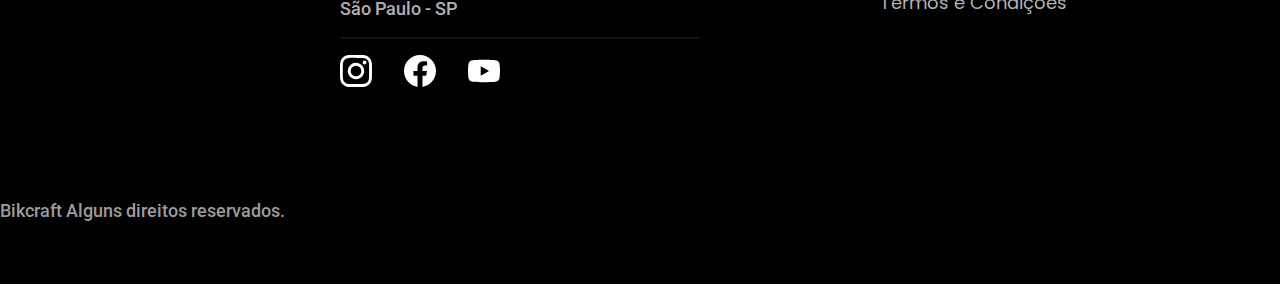
<file: bicicletas/nimbus.html>
<!DOCTYPE html>
<!--Usado para definir que o site é HTML5-->
<html lang="pt-br">
  <!--usado para setar a lingua do site-->
  <head>
    <!--usado para ajudar com a densidade de pixels para mobile-->

    <meta name="viewport" content="width=device-width, initial-scale=1.0" />
    <meta charset="UTF-8" />
    <title>Nimbus | Bikcraft</title>
    <!--usado para criar uma descrição do site com nome e descrição-->

    <meta name="description" content="Termos e Condições" />
    <link rel="stylesheet" href="../css/style.css" />

    <!--Links de fontes instaladas pelo google fonts no site-->
    <link rel="preconnect" href="https://fonts.googleapis.com" />
    <link rel="preconnect" href="https://fonts.gstatic.com" crossorigin />
    <link
      href="https://fonts.googleapis.com/css2?family=Merriweather:ital,wght@1,900&family=Poppins:wght@400;600&family=Roboto:wght@400;500&display=swap"
      rel="stylesheet"
    />
  </head>
  <body id="bicicleta">
    <!--header que segura de ponta a ponta o background-->
    <header class="header-bg">
      <!--div que vai segurar a grid do primeiro menu que não vai de ponta a ponta-->
      <div class="header container">
        <a href="./index.html"
          ><img src="../img/bikcraft.svg" alt="Bikcraft"
        /></a>
        <nav aria-label="primaria">
          <ul class="header-menu font-1m cor-0">
            <li><a href="../bicicletas.html">Bicicletas</a></li>
            <li><a href="../seguros.html">Seguros</a></li>
            <li><a href="../contato.html">Contatos</a></li>
          </ul>
        </nav>
      </div>
    </header>

    <main class="titulo-bg">
      <div>
        <div class="titulo container">
          <p class="font-2-xl cor-5">R$4999</p>
          <h1 class="font-1-xxl cor-11">
            Nimbus Stark<span class="cor-p1">.</span>
          </h1>
        </div>
      </div>
      <div class="titulo-bg">
        <div class="bicicleta container">
          <div class="bicicleta-imagens">
            <img src="../img/bicicleta/nimbus1.jpg" alt="" />
            <img src="../img/bicicleta/nimbus2.jpg" alt="" />
            <img src="../img/bicicleta/nimbus3.jpg" alt="" />
          </div>
          <div class="bicicleta-conteudo">
            <p class="font-2-l cor-5">
              A Nimbus Stark é a melhor Bikcraft já criada pela nossa equipe.
              Ela vem equipada com os melhores acessórios, o que garante maior
              velocidade.
            </p>
            <div class="bicicleta-comprar">
              <a class="botao" href="../orcamento.html">Comprar Agora</a>
              <span class="font-1-xs cor-6">
                <img src="../img/icones/entrega.svg" alt="" /> Entrega em 5
                dias</span
              >
              <span class="font-1-xs cor-6">
                <img src="../img/icones/entrega.svg" alt="" /> 18 em
                estoque</span
              >
            </div>

            <h2 class="font-1-xs cor-0">Informações</h2>
            <ul class="bicicleta-informacoes">
              <li>
                <img src="../img/icones/eletrica.svg" alt="" />
                <h3 class="font-1-m cor-0">Motor Elétrico</h3>
                <p class="font-2-xs cor-5">
                  Permite você viajar distâncias inimaginais com a sua bike.
                </p>
              </li>
              <li>
                <img src="../img/icones/velocidade.svg" alt="" />
                <h3 class="font-1-m cor-0">50 Km/h</h3>
                <p class="font-2-xs cor-5">
                  Permite você viajar distâncias inimaginais com a sua bike.
                </p>
              </li>
              <li>
                <img src="../img/icones/rastreador.svg" alt="" />
                <h3 class="font-1-m cor-0">Rastreador</h3>
                <p class="font-2-xs cor-5">
                  Permite você viajar distâncias inimaginais com a sua bike.
                </p>
              </li>
              <li>
                <img src="../img/icones/carbono.svg" alt="" />
                <h3 class="font-1-m cor-0">Fibra de Carbono</h3>
                <p class="font-2-xs cor-5">
                  Permite você viajar distâncias inimaginais com a sua bike.
                </p>
              </li>
            </ul>
            <h2 class="font-1-xs cor-0">Ficha Técnica</h2>
            <ul class="bicicleta-ficha font-2-s cor-4">
              <li>Peso<span>9kg</span></li>
              <li>Altura<span>60cm</span></li>
              <li>Largura<span>120cm</span></li>
              <li>Profundidade<span>10cm</span></li>
              <li>Marchas<span>16</span></li>
              <li>Roda<span>29</span></li>
            </ul>
          </div>
        </div>
      </div>
    </main>

    <article class="bicicletas-lista container">
      <h2 class="container font-1-xxl">
        escolha a sua<span class="cor-p1">.</span>
      </h2>
      <ul>
        <li>
          <a href="./magic.html">
            <img src="../img/bicicletas/magic.jpg" alt="Bicicleta Preta" />
            <h3 class="font-1-xl">Magic Might</h3>
            <span class="font-2-m cor-8">R$2499</span>
          </a>
        </li>

        <li>
          <a href="./nebula.html">
            <img src="../img/bicicletas/nebula.jpg" alt="Bicicleta Preta" />
            <h3 class="font-1-xl">Nebula Cosmic</h3>
            <span class="font-2-m cor-8">R$3499</span>
          </a>
        </li>
      </ul>
    </article>

    <article class="seguro-bg">
      <div class="seguro container">
        <div class="seguro-imagem">
          <img
            src="../img/fotos/seguros.jpg"
            alt="Homem encima de uma bicicleta"
          />
        </div>
        <div class="seguro-conteudo">
          <h2 class="font-1-xxl cor-0">
            Pedale mais tranquilo com o nosso <span class="cor-p1">seguro</span>
          </h2>
          <p class="font-2-l cor-5">
            Inscreva-se em um dos planos do nosso seguro bikcraft e aproveite
            diversos benefícios
          </p>
          <a class="botao" href="../seguros.html">Conheça Mais</a>
        </div>
      </div>
    </article>

    <footer class="footer-bg">
      <div class="footer conainer">
        <img src="../img/bikcraft.svg" alt="bikcraft" />
        <div class="footer-contato">
          <h3 class="cor-5 font-2-m">Contato</h3>
          <ul class="font-2-m cor-5">
            <!--São links que direcionam para ligação ou envio de e-mail-->
            <li><a href="tel:++551199999999">+ 55 21 9999-9999</a></li>
            <li><a href="mailto">contato@bikcraft.com</a></li>
            <li>Rua Ali Perto, 42 Botafogo</li>
            <li>São Paulo - SP</li>
          </ul>
          <div class="footer-redes">
            <a href="../">
              <img src="../img/redes/instagram.svg" alt="" />
            </a>
            <a href="../">
              <img src="../img/redes/facebook.svg" alt="" />
            </a>
            <a href="../">
              <img src="../img/redes/youtube.svg" alt="" />
            </a>
          </div>
        </div>
        <div class="footer-informacoes">
          <h3 class="font-2-l-b cor-0">Informações</h3>
          <nav>
            <ul class="font-1-m cor-5">
              <li><a href="../bicicletas.html">Bicicletas</a></li>
              <li><a href="../seguros.html">Seguros</a></li>
              <li><a href="../contato.html">Contato</a></li>
              <li><a href="../termos.html">Termos e Condições</a></li>
            </ul>
          </nav>
        </div>
        <p class="footer-copy font-2-m cor-6">
          Bikcraft Alguns direitos reservados.
        </p>
      </div>
    </footer>
  </body>
</html>
</file>
<file: css/style.css>
/*Global*/
@import "./global/global.css";
@import "./global/header.css";
@import "./global/footer.css";

/*utilidades*/
@import "./utilidade/componentes.css";
@import "./utilidade/tipografia.css";
@import "./utilidade/cores.css";
@import "./utilidade/cores.css";
@import "./utilidade/formulario.css";
/*home*/
@import "./home/introducao.css";
@import "./home/tecnologia.css";
@import "./home/parceiros.css";
@import "./home/depoimento.css";

/*bicicletas*/
@import "./bicicletas/bicicletas-lista.css";
@import "./bicicletas/bicicletas.css";
@import "./bicicletas/bicicleta.css";
@import "./bicicletas/seguro.css";

/*seguros*/
@import "./seguros/seguros.css";
@import "./seguros/vantagens.css";
@import "./seguros/perguntas.css";

/*termos*/
@import "./termos/termos.css";

/*contato*/
@import "./contato/contato.css";
@import "./contato/lojas.css";

/*orcamento*/
@import "./orcamento/orcamento.css";
</file>
